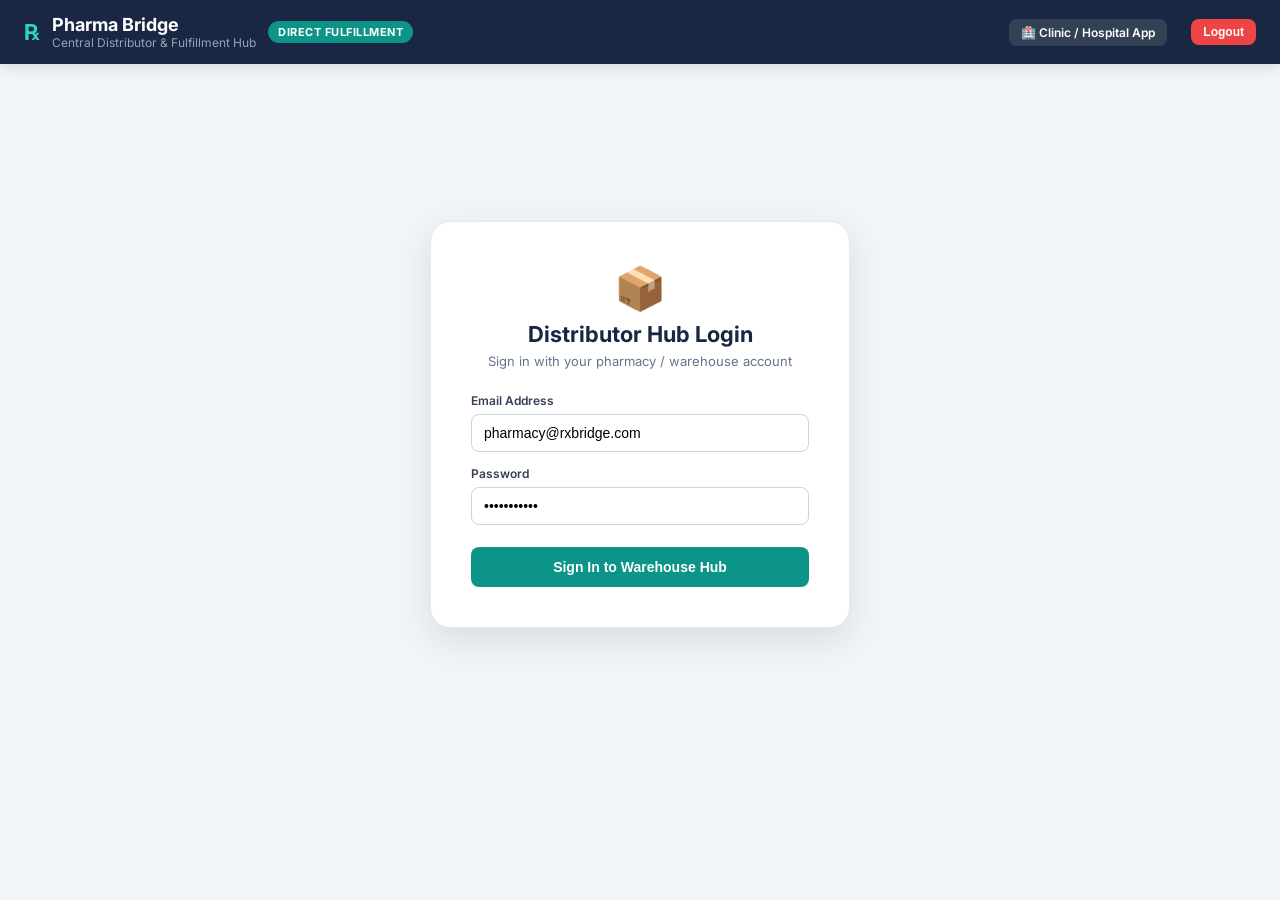
<file: frontend/distributor.html>
<!DOCTYPE html>
<html lang="en">
<head>
  <meta charset="UTF-8">
  <meta name="viewport" content="width=device-width, initial-scale=1.0">
  <title>Pharma Bridge · Central Distributor & Fulfillment Hub</title>
  <link rel="stylesheet" href="css/style.css">
  <style>
    :root {
      --navy-dark: #0f172a;
      --navy-card: #1e293b;
      --teal-primary: #0d9488;
      --teal-hover: #0f766e;
      --amber-alert: #f59e0b;
      --blue-dispatch: #2563eb;
      --purple-comm: #7c3aed;
    }
    body {
      background: #f1f5f9;
      color: #1e293b;
      font-family: 'Inter', system-ui, sans-serif;
      margin: 0;
      padding: 0;
    }
    .dist-topbar {
      background: #1a2744;
      color: #fff;
      padding: 14px 24px;
      display: flex;
      justify-content: space-between;
      align-items: center;
      box-shadow: 0 4px 12px rgba(0,0,0,0.1);
    }
    .dist-brand {
      display: flex;
      align-items: center;
      gap: 12px;
      font-size: 18px;
      font-weight: 700;
    }
    .dist-badge {
      background: #0d9488;
      color: #fff;
      font-size: 11px;
      font-weight: 700;
      padding: 4px 10px;
      border-radius: 12px;
      letter-spacing: 0.5px;
      text-transform: uppercase;
    }
    .dist-nav-right {
      display: flex;
      align-items: center;
      gap: 12px;
    }
    .kpi-grid {
      display: grid;
      grid-template-columns: repeat(auto-fit, minmax(220px, 1fr));
      gap: 16px;
      margin-bottom: 24px;
    }
    .kpi-card {
      background: #fff;
      border-radius: 14px;
      padding: 20px;
      box-shadow: 0 2px 8px rgba(0,0,0,0.04);
      border: 1px solid #e2e8f0;
      display: flex;
      flex-direction: column;
      justify-content: space-between;
    }
    .kpi-title {
      font-size: 12px;
      font-weight: 600;
      color: #64748b;
      text-transform: uppercase;
      letter-spacing: 0.5px;
    }
    .kpi-value {
      font-size: 28px;
      font-weight: 800;
      color: #1e293b;
      margin: 8px 0;
    }
    .kpi-desc {
      font-size: 12px;
      color: #0d9488;
      font-weight: 600;
    }
    .dist-tabs {
      display: flex;
      gap: 8px;
      border-bottom: 2px solid #e2e8f0;
      margin-bottom: 20px;
      overflow-x: auto;
    }
    .dist-tab {
      padding: 12px 18px;
      font-size: 14px;
      font-weight: 600;
      color: #64748b;
      background: none;
      border: none;
      cursor: pointer;
      border-bottom: 2px solid transparent;
      margin-bottom: -2px;
      display: flex;
      align-items: center;
      gap: 8px;
    }
    .dist-tab.active {
      color: #0d9488;
      border-bottom-color: #0d9488;
    }
    .data-table {
      width: 100%;
      border-collapse: collapse;
      background: #fff;
      border-radius: 12px;
      overflow: hidden;
      box-shadow: 0 2px 8px rgba(0,0,0,0.04);
    }
    .data-table th {
      background: #f8fafc;
      color: #475569;
      font-size: 12px;
      font-weight: 700;
      text-transform: uppercase;
      padding: 12px 16px;
      text-align: left;
      border-bottom: 1px solid #e2e8f0;
    }
    .data-table td {
      padding: 14px 16px;
      font-size: 13px;
      color: #334155;
      border-bottom: 1px solid #f1f5f9;
      vertical-align: middle;
    }
    .data-table tr:hover {
      background: #f8fafc;
    }
    .status-pill {
      display: inline-block;
      padding: 4px 10px;
      border-radius: 12px;
      font-size: 11px;
      font-weight: 700;
      text-transform: uppercase;
    }
    .status-pending { background: #fef3c7; color: #b45309; }
    .status-packing { background: #e0f2fe; color: #0369a1; }
    .status-out_for_delivery { background: #dbeafe; color: #1d4ed8; }
    .status-delivered { background: #dcfce7; color: #15803d; }
    .btn-action {
      padding: 6px 12px;
      border-radius: 8px;
      font-size: 12px;
      font-weight: 600;
      border: none;
      cursor: pointer;
      display: inline-flex;
      align-items: center;
      gap: 6px;
      transition: all 0.15s;
    }
    .btn-pack { background: #0d9488; color: #fff; }
    .btn-pack:hover { background: #0f766e; }
    .btn-dispatch { background: #2563eb; color: #fff; }
    .btn-dispatch:hover { background: #1d4ed8; }
    .btn-wa { background: #25D366; color: #fff; }
    .btn-wa:hover { background: #1eb954; }
  </style>
</head>
<body>

  <!-- Distributor Topbar -->
  <header class="dist-topbar">
    <div class="dist-brand">
      <span style="font-size:22px;color:#2dd4bf;">℞</span>
      <div>
        <span>Pharma Bridge</span>
        <span style="font-size:12px;color:#94a3b8;font-weight:400;display:block;">Central Distributor & Fulfillment Hub</span>
      </div>
      <span class="dist-badge">Direct Fulfillment</span>
    </div>
    <div class="dist-nav-right">
      <a href="index.html" class="btn-action" style="background:#334155;color:#fff;text-decoration:none;">🏥 Clinic / Hospital App</a>
      <span id="distributorUserEmail" style="font-size:13px;color:#cbd5e1;font-weight:600;"></span>
      <button onclick="distributorLogout()" class="btn-action" style="background:#ef4444;color:#fff;">Logout</button>
    </div>
  </header>

  <!-- Login Modal for Distributor if unauthenticated -->
  <div id="distLoginScreen" style="display:none;min-height:80vh;align-items:center;justify-content:center;padding:24px;">
    <div style="background:#fff;border-radius:20px;padding:40px;max-width:420px;width:100%;box-shadow:0 12px 36px rgba(0,0,0,0.1);border:1px solid #e2e8f0;">
      <div style="text-align:center;margin-bottom:24px;">
        <div style="font-size:42px;color:#0d9488;margin-bottom:8px;">📦</div>
        <h2 style="margin:0;font-size:22px;color:#1a2744;">Distributor Hub Login</h2>
        <p style="margin:6px 0 0;font-size:13px;color:#64748b;">Sign in with your pharmacy / warehouse account</p>
      </div>
      <div style="display:flex;flex-direction:column;gap:14px;">
        <div>
          <label style="display:block;font-size:12px;font-weight:600;margin-bottom:6px;color:#334155;">Email Address</label>
          <input type="email" id="distLoginEmail" value="pharmacy@rxbridge.com" style="width:100%;padding:10px 12px;border:1px solid #cbd5e1;border-radius:8px;font-size:14px;box-sizing:border-box;">
        </div>
        <div>
          <label style="display:block;font-size:12px;font-weight:600;margin-bottom:6px;color:#334155;">Password</label>
          <input type="password" id="distLoginPass" value="pharmacy123" style="width:100%;padding:10px 12px;border:1px solid #cbd5e1;border-radius:8px;font-size:14px;box-sizing:border-box;">
        </div>
        <button onclick="doDistributorLogin()" style="width:100%;padding:12px;background:#0d9488;color:#fff;border:none;border-radius:8px;font-weight:700;font-size:14px;cursor:pointer;margin-top:8px;">Sign In to Warehouse Hub</button>
        <div id="distLoginError" style="color:#ef4444;font-size:12px;text-align:center;display:none;"></div>
      </div>
    </div>
  </div>

  <!-- Main Distributor Dashboard Content -->
  <main id="distMainContent" style="display:none;max-width:1240px;margin:24px auto;padding:0 20px;">
    
    <!-- KPI Row -->
    <div class="kpi-grid">
      <div class="kpi-card">
        <div class="kpi-title">Pending Orders</div>
        <div class="kpi-value" id="kpiPending">0</div>
        <div class="kpi-desc">Awaiting Packing & Dispatch</div>
      </div>
      <div class="kpi-card">
        <div class="kpi-title">Out for Delivery</div>
        <div class="kpi-value" id="kpiDispatched" style="color:#2563eb;">0</div>
        <div class="kpi-desc">Courier In Transit</div>
      </div>
      <div class="kpi-card">
        <div class="kpi-title">Chronic 30-Day Refills</div>
        <div class="kpi-value" id="kpiRefills" style="color:#f59e0b;">0</div>
        <div class="kpi-desc">Patients Due in Next 7 Days</div>
      </div>
      <div class="kpi-card">
        <div class="kpi-title">Doctor Commission Pool</div>
        <div class="kpi-value" id="kpiCommissions" style="color:#7c3aed;">₹0</div>
        <div class="kpi-desc">Partner Clinic Payouts (15%)</div>
      </div>
    </div>

    <!-- Navigation Tabs -->
    <div class="dist-tabs">
      <button class="dist-tab active" onclick="switchDistTab('orders')">📦 Consented Orders Queue</button>
      <button class="dist-tab" onclick="switchDistTab('refills')">🔄 Chronic Refill Predictor</button>
      <button class="dist-tab" onclick="switchDistTab('commissions')">💼 Doctor Commission Ledger</button>
    </div>

    <!-- TAB 1: Consented Orders Queue -->
    <section id="tabOrders">
      <div style="display:flex;justify-content:space-between;align-items:center;margin-bottom:16px;gap:12px;flex-wrap:wrap;">
        <div style="display:flex;gap:8px;">
          <button class="btn-action" style="background:#e2e8f0;color:#334155;" onclick="filterOrdersByStatus('all')">All</button>
          <button class="btn-action" style="background:#fef3c7;color:#b45309;" onclick="filterOrdersByStatus('pending')">Pending</button>
          <button class="btn-action" style="background:#e0f2fe;color:#0369a1;" onclick="filterOrdersByStatus('packing')">Packing</button>
          <button class="btn-action" style="background:#dbeafe;color:#1d4ed8;" onclick="filterOrdersByStatus('out_for_delivery')">Out for Delivery</button>
          <button class="btn-action" style="background:#dcfce7;color:#15803d;" onclick="filterOrdersByStatus('delivered')">Delivered</button>
        </div>
        <input type="text" id="distOrderSearch" placeholder="Search patient, mobile, doctor, or Rx..." oninput="debouncedSearch()" style="padding:8px 14px;border:1px solid #cbd5e1;border-radius:8px;font-size:13px;width:280px;">
      </div>

      <div style="overflow-x:auto;">
        <table class="data-table">
          <thead>
            <tr>
              <th>Rx Number</th>
              <th>Patient</th>
              <th>Prescribing Doctor</th>
              <th>Medicines Summary</th>
              <th>Status</th>
              <th>Est. Value</th>
              <th>Actions</th>
            </tr>
          </thead>
          <tbody id="distOrdersTableBody">
            <tr><td colspan="7" style="text-align:center;padding:24px;color:#94a3b8;">Loading orders...</td></tr>
          </tbody>
        </table>
      </div>
    </section>

    <!-- TAB 2: Chronic 30-Day Refill Predictor -->
    <section id="tabRefills" style="display:none;">
      <div style="background:#fff;border-radius:12px;padding:20px;border:1px solid #e2e8f0;margin-bottom:16px;">
        <h3 style="margin:0 0 6px;color:#1a2744;">🔄 High-LTV Chronic Patient Refill Predictor</h3>
        <p style="margin:0;font-size:13px;color:#64748b;">Patients with maintenance medications for chronic conditions (Diabetes, BP, Cardiac) approaching their 30-day supply exhaustion. Send proactive WhatsApp refill dispatch to lock in recurring monthly revenue.</p>
      </div>

      <div style="overflow-x:auto;">
        <table class="data-table">
          <thead>
            <tr>
              <th>Patient</th>
              <th>Mobile</th>
              <th>Doctor / Clinic</th>
              <th>Prescribed Chronic Medicines</th>
              <th>Refill Countdown</th>
              <th>Urgency</th>
              <th>Action</th>
            </tr>
          </thead>
          <tbody id="distRefillsTableBody">
            <tr><td colspan="7" style="text-align:center;padding:24px;color:#94a3b8;">Scanning chronic patient cycles...</td></tr>
          </tbody>
        </table>
      </div>
    </section>

    <!-- TAB 3: Doctor Commission Ledger -->
    <section id="tabCommissions" style="display:none;">
      <div style="background:#fff;border-radius:12px;padding:20px;border:1px solid #e2e8f0;margin-bottom:16px;">
        <h3 style="margin:0 0 6px;color:#1a2744;">💼 Partner Clinic & Doctor Commission Payouts</h3>
        <p style="margin:0;font-size:13px;color:#64748b;">Clinics partner with Pharma Bridge on a revenue-share model (10%–20% commission). Here is the accumulated dispensing volume and payout ledger per doctor.</p>
      </div>

      <div style="overflow-x:auto;">
        <table class="data-table">
          <thead>
            <tr>
              <th>Doctor Name</th>
              <th>Clinic / Hospital</th>
              <th>Doctor Email</th>
              <th>Fulfillment Orders</th>
              <th>Medicines Dispensed</th>
              <th>Total Order GMV (₹)</th>
              <th>Commission Rate</th>
              <th>Commission Payable (₹)</th>
            </tr>
          </thead>
          <tbody id="distCommissionsTableBody">
            <tr><td colspan="8" style="text-align:center;padding:24px;color:#94a3b8;">Computing partner commissions...</td></tr>
          </tbody>
        </table>
      </div>
    </section>

  </main>

  <!-- Packing & Order Details Modal -->
  <div id="orderDetailModal" style="display:none;position:fixed;inset:0;background:rgba(15,23,42,0.6);z-index:9999;align-items:center;justify-content:center;padding:16px;">
    <div style="background:#fff;border-radius:18px;max-width:620px;width:100%;max-height:90vh;overflow-y:auto;box-shadow:0 20px 45px rgba(0,0,0,0.2);">
      <div style="background:#1a2744;color:#fff;padding:16px 20px;display:flex;justify-content:space-between;align-items:center;">
        <div style="font-size:16px;font-weight:700;" id="modalRxNumber">Order Details</div>
        <button onclick="closeOrderDetailModal()" style="background:none;border:none;color:#94a3b8;font-size:22px;cursor:pointer;">✕</button>
      </div>
      <div style="padding:20px;" id="modalOrderContent"></div>
    </div>
  </div>

  <script src="js/distributor.js"></script>
</body>
</html>
</file>
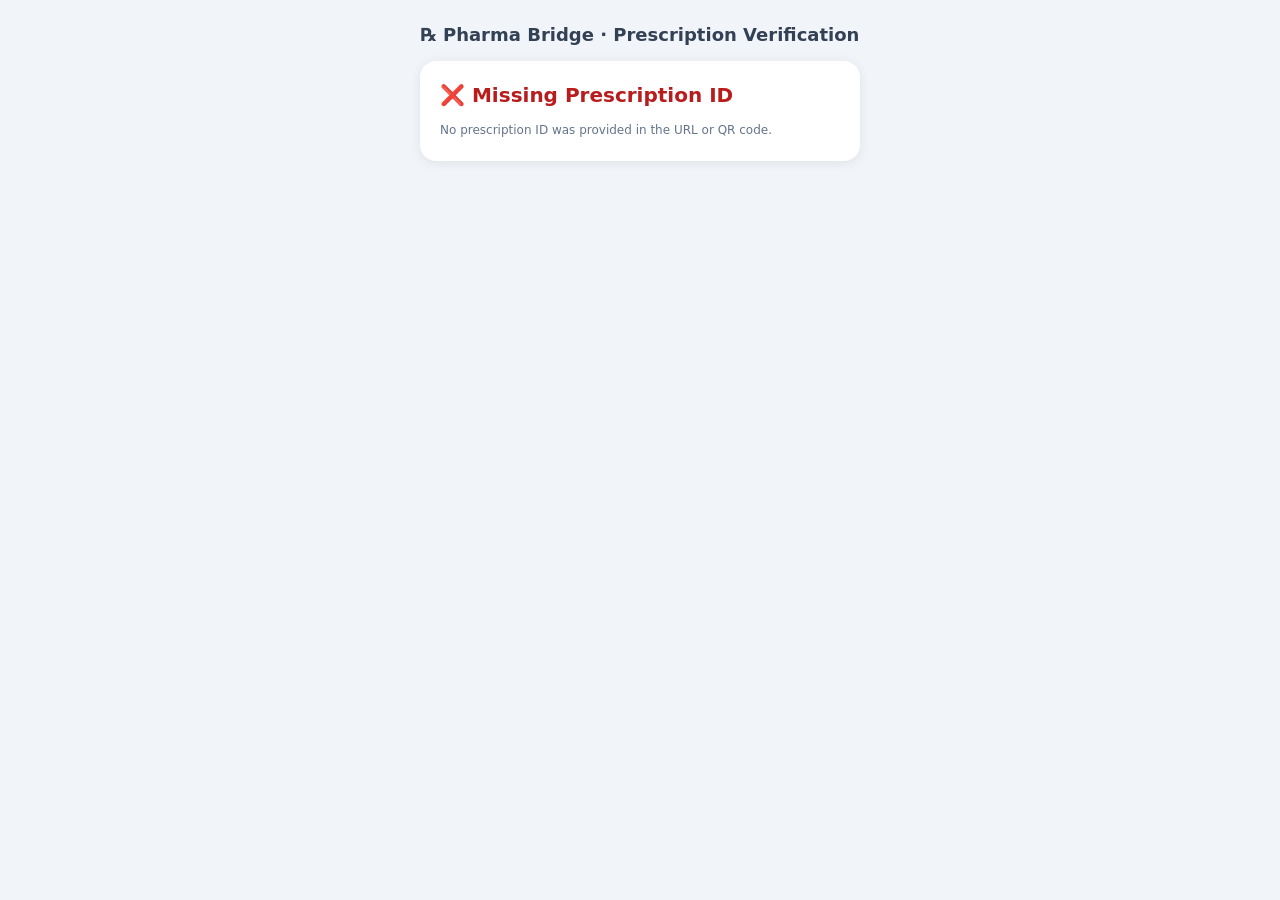
<file: frontend/verify.html>
<!DOCTYPE html>
<html lang="en">
<head>
<meta charset="UTF-8">
<meta name="viewport" content="width=device-width, initial-scale=1">
<title>Verify Prescription – Pharma Bridge</title>
<style>
  body{margin:0;font-family:system-ui,-apple-system,Segoe UI,Roboto,sans-serif;background:#f1f5f9;color:#0f172a;}
  .wrap{max-width:440px;margin:0 auto;padding:24px 16px;}
  h1{font-size:18px;margin:0 0 16px;text-align:center;color:#334155;}
  .card{background:#fff;border-radius:16px;padding:22px 20px;box-shadow:0 2px 12px rgba(0,0,0,.08);}
  .badge{font-size:20px;font-weight:700;margin-bottom:14px;}
  .ok{color:#15803d;} .bad{color:#b91c1c;} .wait{color:#475569;}
  .row{display:flex;justify-content:space-between;gap:12px;padding:9px 0;border-top:1px solid #e2e8f0;font-size:14px;}
  .row span:first-child{color:#64748b;} .row span:last-child{text-align:right;font-weight:600;}
  .note{font-size:12px;color:#64748b;margin-top:14px;line-height:1.5;}
  .back-btn{display:inline-block;margin-top:16px;font-size:13px;color:#0d9488;text-decoration:none;font-weight:600;}
</style>
</head>
<body>
<div class="wrap">
  <h1>℞ Pharma Bridge · Prescription Verification</h1>
  <div class="card" id="card"><div class="badge wait">Checking authenticity…</div></div>
</div>

<script>
  const API_BASE = (window.location.hostname === 'localhost' && window.location.port !== '8000')
    ? 'http://localhost:8000/api/v1'
    : '/api/v1';

  const card = document.getElementById('card');

  function show(ok, title, rows, note) {
    card.innerHTML = '';
    const b = document.createElement('div');
    b.className = 'badge ' + (ok ? 'ok' : 'bad');
    b.textContent = title;
    card.appendChild(b);
    (rows || []).forEach(([k, v]) => {
      const r = document.createElement('div'); r.className = 'row';
      const a = document.createElement('span'); a.textContent = k;
      const c = document.createElement('span'); c.textContent = v;
      r.appendChild(a); r.appendChild(c); card.appendChild(r);
    });
    if (note) { 
      const n = document.createElement('div'); 
      n.className = 'note'; 
      n.textContent = note; 
      card.appendChild(n); 
    }
  }

  (async () => {
    const id = new URLSearchParams(location.search).get('id');
    if (!id) {
      show(false, '❌ Missing Prescription ID', [], 'No prescription ID was provided in the URL or QR code.');
      return;
    }
    try {
      const res = await fetch(`${API_BASE}/verify/${encodeURIComponent(id)}`);
      if (!res.ok) {
        show(false, '❌ Not Verified', [], 'This prescription could not be verified in the Pharma Bridge system.');
        return;
      }
      const d = await res.json();
      if (!d.valid) {
        show(false, '❌ Invalid Prescription', [], d.message || 'Prescription not found or not finalized.');
        return;
      }
      show(true, '✅ Verified Prescription', [
        ['Rx Number', d.rxNumber || '—'],
        ['Doctor', (d.doctorName || '—') + (d.qualification ? ' (' + d.qualification + ')' : '')],
        ['Reg. No.', d.regNo || '—'],
        ['Clinic', d.clinicName || '—'],
        ['Date Issued', d.date || '—'],
        ['Patient', d.patientName || '—'],
        ['Medicines Count', String(d.medicinesCount ?? '—')],
        ['Status', (d.status || 'completed').toUpperCase()]
      ], 'Verified official record from Pharma Bridge. Ensure the printed copy matches the details displayed above.');
      if (d.pdfUrl) {
        const pdfBtn = document.createElement('a');
        pdfBtn.href = d.pdfUrl;
        pdfBtn.target = '_blank';
        pdfBtn.rel = 'noopener noreferrer';
        pdfBtn.style = 'display:block;margin-top:16px;padding:12px;text-align:center;background:#0d9488;color:#fff;border-radius:10px;text-decoration:none;font-weight:600;font-size:14px;';
        pdfBtn.textContent = '📄 Download Official PDF';
        card.appendChild(pdfBtn);
      }
    } catch (e) {
      console.error(e);
      show(false, '⚠️ Connection Error', [], 'Unable to connect to the Pharma Bridge verification server. Please verify the backend is running.');
    }
  })();
</script>
</body>
</html>
</file>
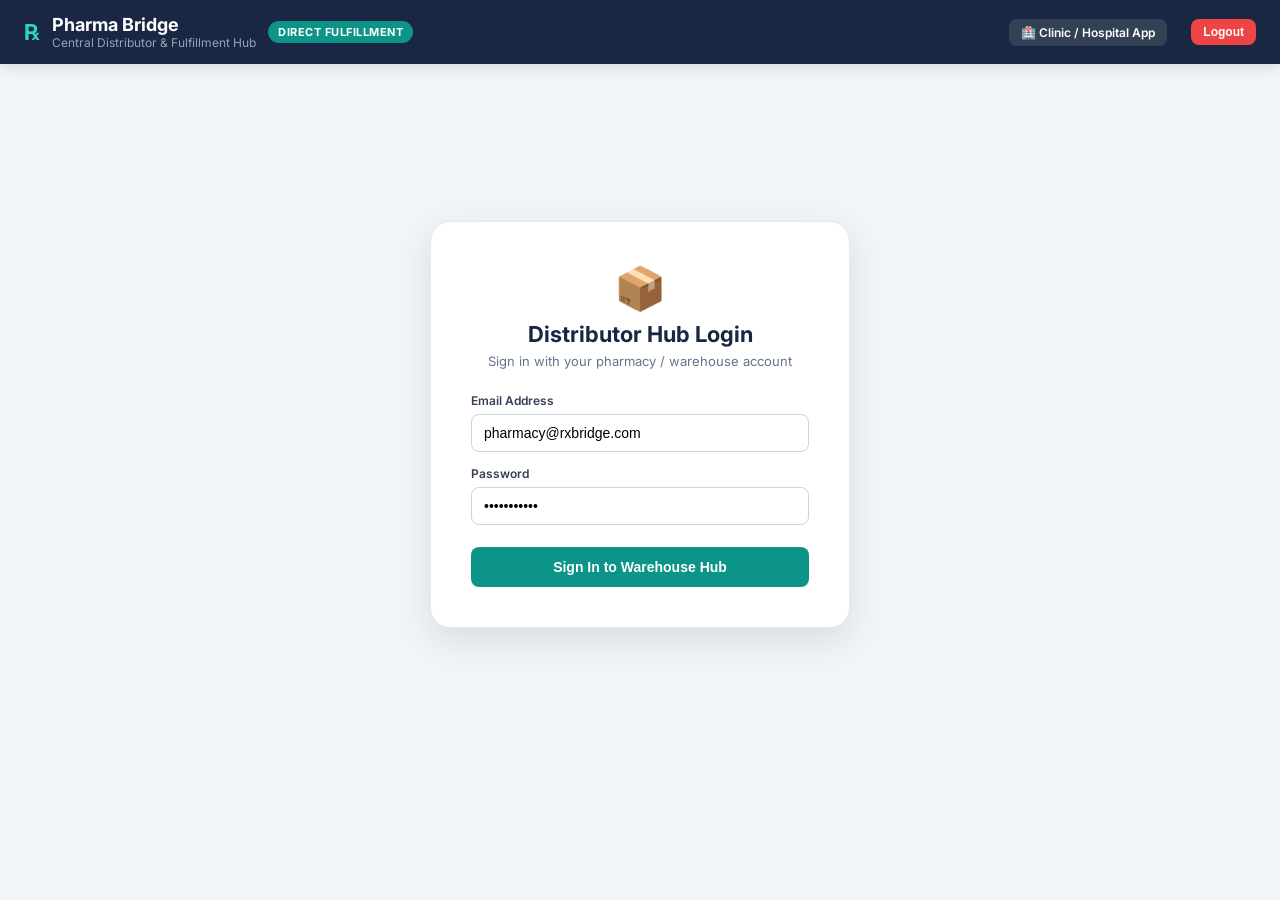
<file: public/distributor.html>
<!DOCTYPE html>
<html lang="en">
<head>
  <meta charset="UTF-8">
  <meta name="viewport" content="width=device-width, initial-scale=1.0">
  <title>Pharma Bridge · Central Distributor & Fulfillment Hub</title>
  <link rel="stylesheet" href="css/style.css">
  <style>
    :root {
      --navy-dark: #0f172a;
      --navy-card: #1e293b;
      --teal-primary: #0d9488;
      --teal-hover: #0f766e;
      --amber-alert: #f59e0b;
      --blue-dispatch: #2563eb;
      --purple-comm: #7c3aed;
    }
    body {
      background: #f1f5f9;
      color: #1e293b;
      font-family: 'Inter', system-ui, sans-serif;
      margin: 0;
      padding: 0;
    }
    .dist-topbar {
      background: #1a2744;
      color: #fff;
      padding: 14px 24px;
      display: flex;
      justify-content: space-between;
      align-items: center;
      box-shadow: 0 4px 12px rgba(0,0,0,0.1);
    }
    .dist-brand {
      display: flex;
      align-items: center;
      gap: 12px;
      font-size: 18px;
      font-weight: 700;
    }
    .dist-badge {
      background: #0d9488;
      color: #fff;
      font-size: 11px;
      font-weight: 700;
      padding: 4px 10px;
      border-radius: 12px;
      letter-spacing: 0.5px;
      text-transform: uppercase;
    }
    .dist-nav-right {
      display: flex;
      align-items: center;
      gap: 12px;
    }
    .kpi-grid {
      display: grid;
      grid-template-columns: repeat(auto-fit, minmax(220px, 1fr));
      gap: 16px;
      margin-bottom: 24px;
    }
    .kpi-card {
      background: #fff;
      border-radius: 14px;
      padding: 20px;
      box-shadow: 0 2px 8px rgba(0,0,0,0.04);
      border: 1px solid #e2e8f0;
      display: flex;
      flex-direction: column;
      justify-content: space-between;
    }
    .kpi-title {
      font-size: 12px;
      font-weight: 600;
      color: #64748b;
      text-transform: uppercase;
      letter-spacing: 0.5px;
    }
    .kpi-value {
      font-size: 28px;
      font-weight: 800;
      color: #1e293b;
      margin: 8px 0;
    }
    .kpi-desc {
      font-size: 12px;
      color: #0d9488;
      font-weight: 600;
    }
    .dist-tabs {
      display: flex;
      gap: 8px;
      border-bottom: 2px solid #e2e8f0;
      margin-bottom: 20px;
      overflow-x: auto;
    }
    .dist-tab {
      padding: 12px 18px;
      font-size: 14px;
      font-weight: 600;
      color: #64748b;
      background: none;
      border: none;
      cursor: pointer;
      border-bottom: 2px solid transparent;
      margin-bottom: -2px;
      display: flex;
      align-items: center;
      gap: 8px;
    }
    .dist-tab.active {
      color: #0d9488;
      border-bottom-color: #0d9488;
    }
    .data-table {
      width: 100%;
      border-collapse: collapse;
      background: #fff;
      border-radius: 12px;
      overflow: hidden;
      box-shadow: 0 2px 8px rgba(0,0,0,0.04);
    }
    .data-table th {
      background: #f8fafc;
      color: #475569;
      font-size: 12px;
      font-weight: 700;
      text-transform: uppercase;
      padding: 12px 16px;
      text-align: left;
      border-bottom: 1px solid #e2e8f0;
    }
    .data-table td {
      padding: 14px 16px;
      font-size: 13px;
      color: #334155;
      border-bottom: 1px solid #f1f5f9;
      vertical-align: middle;
    }
    .data-table tr:hover {
      background: #f8fafc;
    }
    .status-pill {
      display: inline-block;
      padding: 4px 10px;
      border-radius: 12px;
      font-size: 11px;
      font-weight: 700;
      text-transform: uppercase;
    }
    .status-pending { background: #fef3c7; color: #b45309; }
    .status-packing { background: #e0f2fe; color: #0369a1; }
    .status-out_for_delivery { background: #dbeafe; color: #1d4ed8; }
    .status-delivered { background: #dcfce7; color: #15803d; }
    .btn-action {
      padding: 6px 12px;
      border-radius: 8px;
      font-size: 12px;
      font-weight: 600;
      border: none;
      cursor: pointer;
      display: inline-flex;
      align-items: center;
      gap: 6px;
      transition: all 0.15s;
    }
    .btn-pack { background: #0d9488; color: #fff; }
    .btn-pack:hover { background: #0f766e; }
    .btn-dispatch { background: #2563eb; color: #fff; }
    .btn-dispatch:hover { background: #1d4ed8; }
    .btn-wa { background: #25D366; color: #fff; }
    .btn-wa:hover { background: #1eb954; }
  </style>
</head>
<body>

  <!-- Distributor Topbar -->
  <header class="dist-topbar">
    <div class="dist-brand">
      <span style="font-size:22px;color:#2dd4bf;">℞</span>
      <div>
        <span>Pharma Bridge</span>
        <span style="font-size:12px;color:#94a3b8;font-weight:400;display:block;">Central Distributor & Fulfillment Hub</span>
      </div>
      <span class="dist-badge">Direct Fulfillment</span>
    </div>
    <div class="dist-nav-right">
      <a href="index.html" class="btn-action" style="background:#334155;color:#fff;text-decoration:none;">🏥 Clinic / Hospital App</a>
      <span id="distributorUserEmail" style="font-size:13px;color:#cbd5e1;font-weight:600;"></span>
      <button onclick="distributorLogout()" class="btn-action" style="background:#ef4444;color:#fff;">Logout</button>
    </div>
  </header>

  <!-- Login Modal for Distributor if unauthenticated -->
  <div id="distLoginScreen" style="display:none;min-height:80vh;align-items:center;justify-content:center;padding:24px;">
    <div style="background:#fff;border-radius:20px;padding:40px;max-width:420px;width:100%;box-shadow:0 12px 36px rgba(0,0,0,0.1);border:1px solid #e2e8f0;">
      <div style="text-align:center;margin-bottom:24px;">
        <div style="font-size:42px;color:#0d9488;margin-bottom:8px;">📦</div>
        <h2 style="margin:0;font-size:22px;color:#1a2744;">Distributor Hub Login</h2>
        <p style="margin:6px 0 0;font-size:13px;color:#64748b;">Sign in with your pharmacy / warehouse account</p>
      </div>
      <div style="display:flex;flex-direction:column;gap:14px;">
        <div>
          <label style="display:block;font-size:12px;font-weight:600;margin-bottom:6px;color:#334155;">Email Address</label>
          <input type="email" id="distLoginEmail" value="pharmacy@rxbridge.com" style="width:100%;padding:10px 12px;border:1px solid #cbd5e1;border-radius:8px;font-size:14px;box-sizing:border-box;">
        </div>
        <div>
          <label style="display:block;font-size:12px;font-weight:600;margin-bottom:6px;color:#334155;">Password</label>
          <input type="password" id="distLoginPass" value="pharmacy123" style="width:100%;padding:10px 12px;border:1px solid #cbd5e1;border-radius:8px;font-size:14px;box-sizing:border-box;">
        </div>
        <button onclick="doDistributorLogin()" style="width:100%;padding:12px;background:#0d9488;color:#fff;border:none;border-radius:8px;font-weight:700;font-size:14px;cursor:pointer;margin-top:8px;">Sign In to Warehouse Hub</button>
        <div id="distLoginError" style="color:#ef4444;font-size:12px;text-align:center;display:none;"></div>
      </div>
    </div>
  </div>

  <!-- Main Distributor Dashboard Content -->
  <main id="distMainContent" style="display:none;max-width:1240px;margin:24px auto;padding:0 20px;">
    
    <!-- KPI Row -->
    <div class="kpi-grid">
      <div class="kpi-card">
        <div class="kpi-title">Pending Orders</div>
        <div class="kpi-value" id="kpiPending">0</div>
        <div class="kpi-desc">Awaiting Packing & Dispatch</div>
      </div>
      <div class="kpi-card">
        <div class="kpi-title">Out for Delivery</div>
        <div class="kpi-value" id="kpiDispatched" style="color:#2563eb;">0</div>
        <div class="kpi-desc">Courier In Transit</div>
      </div>
      <div class="kpi-card">
        <div class="kpi-title">Chronic 30-Day Refills</div>
        <div class="kpi-value" id="kpiRefills" style="color:#f59e0b;">0</div>
        <div class="kpi-desc">Patients Due in Next 7 Days</div>
      </div>
      <div class="kpi-card">
        <div class="kpi-title">Doctor Commission Pool</div>
        <div class="kpi-value" id="kpiCommissions" style="color:#7c3aed;">₹0</div>
        <div class="kpi-desc">Partner Clinic Payouts (15%)</div>
      </div>
    </div>

    <!-- Navigation Tabs -->
    <div class="dist-tabs">
      <button class="dist-tab active" onclick="switchDistTab('orders')">📦 Consented Orders Queue</button>
      <button class="dist-tab" onclick="switchDistTab('refills')">🔄 Chronic Refill Predictor</button>
      <button class="dist-tab" onclick="switchDistTab('commissions')">💼 Doctor Commission Ledger</button>
    </div>

    <!-- TAB 1: Consented Orders Queue -->
    <section id="tabOrders">
      <div style="display:flex;justify-content:space-between;align-items:center;margin-bottom:16px;gap:12px;flex-wrap:wrap;">
        <div style="display:flex;gap:8px;">
          <button class="btn-action" style="background:#e2e8f0;color:#334155;" onclick="filterOrdersByStatus('all')">All</button>
          <button class="btn-action" style="background:#fef3c7;color:#b45309;" onclick="filterOrdersByStatus('pending')">Pending</button>
          <button class="btn-action" style="background:#e0f2fe;color:#0369a1;" onclick="filterOrdersByStatus('packing')">Packing</button>
          <button class="btn-action" style="background:#dbeafe;color:#1d4ed8;" onclick="filterOrdersByStatus('out_for_delivery')">Out for Delivery</button>
          <button class="btn-action" style="background:#dcfce7;color:#15803d;" onclick="filterOrdersByStatus('delivered')">Delivered</button>
        </div>
        <input type="text" id="distOrderSearch" placeholder="Search patient, mobile, doctor, or Rx..." oninput="debouncedSearch()" style="padding:8px 14px;border:1px solid #cbd5e1;border-radius:8px;font-size:13px;width:280px;">
      </div>

      <div style="overflow-x:auto;">
        <table class="data-table">
          <thead>
            <tr>
              <th>Rx Number</th>
              <th>Patient</th>
              <th>Prescribing Doctor</th>
              <th>Medicines Summary</th>
              <th>Status</th>
              <th>Est. Value</th>
              <th>Actions</th>
            </tr>
          </thead>
          <tbody id="distOrdersTableBody">
            <tr><td colspan="7" style="text-align:center;padding:24px;color:#94a3b8;">Loading orders...</td></tr>
          </tbody>
        </table>
      </div>
    </section>

    <!-- TAB 2: Chronic 30-Day Refill Predictor -->
    <section id="tabRefills" style="display:none;">
      <div style="background:#fff;border-radius:12px;padding:20px;border:1px solid #e2e8f0;margin-bottom:16px;">
        <h3 style="margin:0 0 6px;color:#1a2744;">🔄 High-LTV Chronic Patient Refill Predictor</h3>
        <p style="margin:0;font-size:13px;color:#64748b;">Patients with maintenance medications for chronic conditions (Diabetes, BP, Cardiac) approaching their 30-day supply exhaustion. Send proactive WhatsApp refill dispatch to lock in recurring monthly revenue.</p>
      </div>

      <div style="overflow-x:auto;">
        <table class="data-table">
          <thead>
            <tr>
              <th>Patient</th>
              <th>Mobile</th>
              <th>Doctor / Clinic</th>
              <th>Prescribed Chronic Medicines</th>
              <th>Refill Countdown</th>
              <th>Urgency</th>
              <th>Action</th>
            </tr>
          </thead>
          <tbody id="distRefillsTableBody">
            <tr><td colspan="7" style="text-align:center;padding:24px;color:#94a3b8;">Scanning chronic patient cycles...</td></tr>
          </tbody>
        </table>
      </div>
    </section>

    <!-- TAB 3: Doctor Commission Ledger -->
    <section id="tabCommissions" style="display:none;">
      <div style="background:#fff;border-radius:12px;padding:20px;border:1px solid #e2e8f0;margin-bottom:16px;">
        <h3 style="margin:0 0 6px;color:#1a2744;">💼 Partner Clinic & Doctor Commission Payouts</h3>
        <p style="margin:0;font-size:13px;color:#64748b;">Clinics partner with Pharma Bridge on a revenue-share model (10%–20% commission). Here is the accumulated dispensing volume and payout ledger per doctor.</p>
      </div>

      <div style="overflow-x:auto;">
        <table class="data-table">
          <thead>
            <tr>
              <th>Doctor Name</th>
              <th>Clinic / Hospital</th>
              <th>Doctor Email</th>
              <th>Fulfillment Orders</th>
              <th>Medicines Dispensed</th>
              <th>Total Order GMV (₹)</th>
              <th>Commission Rate</th>
              <th>Commission Payable (₹)</th>
            </tr>
          </thead>
          <tbody id="distCommissionsTableBody">
            <tr><td colspan="8" style="text-align:center;padding:24px;color:#94a3b8;">Computing partner commissions...</td></tr>
          </tbody>
        </table>
      </div>
    </section>

  </main>

  <!-- Packing & Order Details Modal -->
  <div id="orderDetailModal" style="display:none;position:fixed;inset:0;background:rgba(15,23,42,0.6);z-index:9999;align-items:center;justify-content:center;padding:16px;">
    <div style="background:#fff;border-radius:18px;max-width:620px;width:100%;max-height:90vh;overflow-y:auto;box-shadow:0 20px 45px rgba(0,0,0,0.2);">
      <div style="background:#1a2744;color:#fff;padding:16px 20px;display:flex;justify-content:space-between;align-items:center;">
        <div style="font-size:16px;font-weight:700;" id="modalRxNumber">Order Details</div>
        <button onclick="closeOrderDetailModal()" style="background:none;border:none;color:#94a3b8;font-size:22px;cursor:pointer;">✕</button>
      </div>
      <div style="padding:20px;" id="modalOrderContent"></div>
    </div>
  </div>

  <script src="js/distributor.js"></script>
</body>
</html>
</file>
<file: frontend/css/style.css>
@import url('https://fonts.googleapis.com/css2?family=Inter:wght@300;400;500;600;700&family=Playfair+Display:wght@500;600;700&display=swap');

  * { margin: 0; padding: 0; box-sizing: border-box; }

  :root {
    --navy: #1a2744;
    --teal: #0d9488;
    --teal-light: #ccfbf1;
    --gold: #f59e0b;
    --white: #ffffff;
    --gray-50: #f8fafc;
    --gray-100: #f1f5f9;
    --gray-300: #cbd5e1;
    --gray-500: #64748b;
    --gray-700: #334155;
    --red: #ef4444;
    --red-light: #fee2e2;
    --amber: #d97706;
    --amber-light: #fef3c7;
    --purple: #7c3aed;
    --purple-light: #ede9fe;
  }

  body {
    font-family: 'Inter', sans-serif;
    background: var(--gray-50);
    color: var(--gray-700);
    min-height: 100vh;
  }

  /* ── SCREENS ── */
  .screen { display: none; min-height: 100vh; }
  .screen.active { display: flex; flex-direction: column; }

  /* ── PHARMA BRIDGE LOGIN ── */
  #loginScreen {
    position: relative;
    isolation: isolate;
    overflow: hidden;
    align-items: center;
    justify-content: center;
    padding: 24px;
    min-height: 100vh;
    background: #eaf3f6 url("[data-uri]") center center / cover no-repeat;
  }
  .login-card {
    position: relative;
    display: flex;
    flex-direction: column;
    justify-content: center;
    width: min(35vw, 580px);
    height: min(67.25vh, 625px);
    min-width: 430px;
    padding: 48px 42px;
    border: 0;
    border-radius: 22px;
    background: rgba(255,255,255,.985);
    box-shadow: 0 16px 45px rgba(28,65,82,.12);
    animation: loginCardIn .32s ease-out both;
  }
  .login-logo { text-align: center; margin-bottom: 34px; }
  .login-logo .rx-symbol {
    font-family: 'Playfair Display', Georgia, serif;
    font-size: 54px; line-height: 1; color: #128b8b; margin-bottom: 10px;
  }
  .login-logo h1 {
    color: #172f50; font-size: 25px; line-height: 1.2;
    font-weight: 700; letter-spacing: -.55px;
  }
  .login-logo p { margin-top: 6px; color: #7b8995; font-size: 13px; }
  .form-group { margin-bottom: 18px; }
  .form-group label {
    display: block; margin-bottom: 7px; color: #344456;
    font-size: 12px; font-weight: 600;
  }
  .form-group input {
    width: 100%; padding: 14px 15px; border: 1px solid #d7e1e8;
    border-radius: 10px; background: #fff; color: #263747;
    font: 14px 'Inter', sans-serif; outline: none;
    transition: border-color .18s, box-shadow .18s;
  }
  .form-group input::placeholder { color: #a3afb7; }
  .form-group input:focus {
    border-color: #168b87; box-shadow: 0 0 0 3px rgba(22,139,135,.09);
  }
  .btn-primary {
    display: flex; align-items: center; justify-content: center; gap: 9px;
    width: 100%; min-height: 49px; margin-top: 8px; padding: 13px 18px;
    border: 0; border-radius: 10px; color: #fff; background: #0e9997;
    font: 600 14px 'Inter', sans-serif; cursor: pointer;
    transition: background .18s, transform .15s;
  }
  .btn-primary:hover { background: #087f7e; }
  .btn-primary:active { transform: translateY(1px); }
  .btn-primary:disabled { opacity: .82; cursor: wait; }
  .btn-primary .login-spinner {
    width: 16px; height: 16px; border: 2px solid rgba(255,255,255,.38);
    border-top-color: #fff; border-radius: 50%; animation: loginSpin .75s linear infinite;
  }
  .error-msg {
    display: none; margin-top: 13px; padding: 10px 12px; border-radius: 8px;
    background: #fff0ef; color: #b8403a; font-size: 12px; line-height: 1.5;
  }
  @keyframes loginCardIn {
    from { opacity: 0; transform: translateY(8px); }
    to { opacity: 1; transform: translateY(0); }
  }
  @keyframes loginSpin { to { transform: rotate(360deg); } }
  @media (max-width: 900px) and (min-width: 601px) {
    .login-card { width: 46vw; min-width: 410px; height: min(67vh,625px); padding: 40px 34px; }
  }
  @media (max-width: 600px), (orientation: portrait) {
    #loginScreen {
      padding: 20px;
      background-color: #eaf3f6;
      background-image: url("[data-uri]"), linear-gradient(#62a8c9, #62a8c9);
      background-size: auto 100%;
      background-position: 37% center;
    }
    .login-card {
      width: 100%; min-width: 0; max-width: 410px;
      height: auto; min-height: 0; padding: 42px 27px 38px;
      border-radius: 20px; box-shadow: 0 14px 38px rgba(28,65,82,.12);
    }
    .login-logo { margin-bottom: 30px; }
  }
  @media (prefers-reduced-motion: reduce) {
    .login-card, .btn-primary .login-spinner { animation: none !important; }
    .btn-primary, .form-group input { transition: none !important; }
  }

  /* ── DASHBOARD SCREEN ── */
  #dashScreen { background: var(--gray-50); }

  .topbar {
    background: var(--navy);
    color: white;
    padding: 16px 20px;
    display: flex;
    align-items: center;
    justify-content: space-between;
    position: sticky;
    top: 0;
    z-index: 100;
    box-shadow: 0 2px 12px rgba(0,0,0,0.2);
  }

  .topbar-brand {
    font-family: 'Playfair Display', serif;
    font-size: 22px;
    color: var(--teal);
  }

  .topbar-right { display: flex; align-items: center; gap: 12px; flex-wrap: wrap; justify-content: flex-end; }

  .role-badge {
    font-size: 10px;
    font-weight: 700;
    text-transform: uppercase;
    letter-spacing: 0.5px;
    background: var(--teal);
    color: white;
    padding: 3px 8px;
    border-radius: 20px;
  }

  .role-badge.staff { background: var(--amber); }
  .role-badge.pharmacy { background: var(--purple); }

  .doctor-badge {
    font-size: 12px;
    background: rgba(255,255,255,0.1);
    padding: 4px 10px;
    border-radius: 20px;
    max-width: 130px;
    overflow: hidden;
    text-overflow: ellipsis;
    white-space: nowrap;
  }

  .btn-logout {
    background: rgba(255,255,255,0.15);
    border: 1px solid rgba(255,255,255,0.3);
    color: white;
    padding: 6px 12px;
    border-radius: 8px;
    font-size: 12px;
    cursor: pointer;
    transition: background 0.2s;
  }

  .btn-logout:hover { background: rgba(255,255,255,0.25); }

  .dash-content { padding: 20px; max-width: 600px; margin: 0 auto; }

  .section-title {
    font-size: 18px;
    font-weight: 700;
    color: var(--navy);
    margin-bottom: 16px;
    display: flex;
    align-items: center;
    gap: 8px;
  }

  .card {
    background: var(--white);
    border-radius: 16px;
    padding: 20px;
    box-shadow: 0 2px 12px rgba(0,0,0,0.06);
    margin-bottom: 20px;
  }

  .stats-grid {
    display: grid;
    grid-template-columns: repeat(auto-fit, minmax(140px, 1fr));
    gap: 12px;
    margin-bottom: 20px;
  }

  .stat-card {
    background: var(--white);
    border-radius: 12px;
    padding: 16px;
    text-align: center;
    box-shadow: 0 2px 8px rgba(0,0,0,0.06);
    border-left: 4px solid var(--teal);
  }

  .stat-card .number {
    font-size: 26px;
    font-weight: 700;
    color: var(--teal);
    margin: 6px 0;
  }

  .stat-card .label {
    font-size: 11px;
    color: var(--gray-500);
    text-transform: uppercase;
    font-weight: 600;
    letter-spacing: 0.5px;
  }

  .rx-form .form-row {
    display: grid;
    grid-template-columns: 1fr 1fr;
    gap: 12px;
  }

  .rx-form .form-group input,
  .rx-form .form-group select,
  .rx-form .form-group textarea {
    width: 100%;
    padding: 10px 12px;
    border: 1.5px solid var(--gray-300);
    border-radius: 8px;
    font-size: 14px;
    font-family: 'Inter', sans-serif;
    color: var(--gray-700);
    outline: none;
    transition: border-color 0.2s;
    background: white;
  }

  .rx-form .form-group input:focus,
  .rx-form .form-group select:focus,
  .rx-form .form-group textarea:focus {
    border-color: var(--teal);
  }

  .rx-form .form-group textarea {
    resize: vertical;
    min-height: 80px;
  }

  .med-entry {
    background: var(--gray-50);
    border: 1.5px solid var(--gray-100);
    border-radius: 12px;
    padding: 12px 12px 10px;
    margin-bottom: 12px;
  }

  .medicine-row {
    display: grid;
    grid-template-columns: 1fr 80px 100px;
    gap: 8px;
    margin-bottom: 4px;
    align-items: start;
  }

  .medicine-row-2 {
    display: flex;
    flex-wrap: wrap;
    align-items: center;
    gap: 8px;
    margin-bottom: 6px;
  }

  .medicine-row input,
  .medicine-row select {
    padding: 8px 10px;
    border: 1.5px solid var(--gray-300);
    border-radius: 8px;
    font-size: 13px;
    font-family: 'Inter', sans-serif;
    outline: none;
    width: 100%;
    background: white;
    color: var(--gray-700);
  }

  .medicine-row input:focus,
  .medicine-row select:focus { border-color: var(--teal); }

  .med-select {
    padding: 7px 8px;
    border: 1.5px solid var(--gray-300);
    border-radius: 8px;
    font-size: 12px;
    font-family: 'Inter', sans-serif;
    outline: none;
    background: white;
    color: var(--gray-700);
    flex: 1 1 110px;
    min-width: 90px;
  }

  .med-select:focus { border-color: var(--teal); }

  .med-row-remove {
    margin-left: auto;
  }

  .timing-chip-group {
    display: flex;
    flex-wrap: wrap;
    gap: 6px;
    margin-bottom: 10px;
  }

  .timing-chip {
    display: inline-flex;
    align-items: center;
    gap: 5px;
    padding: 6px 12px;
    border: 1.5px solid var(--gray-300);
    border-radius: 20px;
    font-size: 12px;
    font-weight: 500;
    color: var(--gray-700);
    background: white;
    cursor: pointer;
    user-select: none;
    transition: background 0.15s, border-color 0.15s, color 0.15s;
  }

  .timing-chip input[type="checkbox"] {
    display: none;
  }

  .timing-chip.checked {
    background: var(--teal);
    border-color: var(--teal);
    color: white;
  }

  .med-row-label {
    font-size: 10px;
    font-weight: 600;
    text-transform: uppercase;
    letter-spacing: 0.4px;
    color: var(--gray-500);
    margin: 2px 0 4px;
  }

  .btn-add-med {
    background: var(--teal-light);
    color: var(--teal);
    border: 1.5px dashed var(--teal);
    padding: 8px 14px;
    border-radius: 8px;
    font-size: 13px;
    font-weight: 600;
    cursor: pointer;
    width: 100%;
    margin-top: 4px;
    transition: background 0.2s;
  }

  .btn-add-med:hover { background: #a7f3d0; }

  .btn-remove {
    background: var(--red-light);
    color: var(--red);
    border: none;
    padding: 8px;
    border-radius: 6px;
    cursor: pointer;
    font-size: 14px;
    align-self: center;
  }

  .divider {
    border: none;
    border-top: 1px solid var(--gray-100);
    margin: 16px 0;
  }

  .btn-save-rx {
    width: 100%;
    padding: 14px;
    background: var(--navy);
    color: white;
    border: none;
    border-radius: 10px;
    font-size: 15px;
    font-weight: 600;
    cursor: pointer;
    transition: background 0.2s;
    display: flex;
    align-items: center;
    justify-content: center;
    gap: 8px;
  }

  .btn-save-rx:hover { background: #0f1f3d; }
  .btn-save-rx:disabled { background: var(--gray-300); cursor: not-allowed; }

  .success-toast {
    background: #d1fae5;
    color: #065f46;
    padding: 12px 16px;
    border-radius: 10px;
    font-size: 14px;
    font-weight: 500;
    margin-top: 12px;
    display: none;
    align-items: center;
    gap: 8px;
  }

  /* ── PRESCRIPTIONS LIST ── */
  .rx-list { display: flex; flex-direction: column; gap: 12px; }

  .rx-item {
    background: var(--white);
    border-radius: 12px;
    padding: 16px;
    box-shadow: 0 1px 6px rgba(0,0,0,0.06);
    border-left: 4px solid var(--teal);
    cursor: pointer;
    transition: box-shadow 0.2s;
  }

  .rx-item.waiting { border-left-color: var(--amber); }

  .rx-item:hover { box-shadow: 0 4px 16px rgba(0,0,0,0.1); }

  .rx-item-header {
    display: flex;
    justify-content: space-between;
    align-items: flex-start;
    margin-bottom: 6px;
  }

  .rx-patient-name {
    font-weight: 700;
    color: var(--navy);
    font-size: 15px;
  }

  .rx-date {
    font-size: 11px;
    color: var(--gray-500);
    background: var(--gray-100);
    padding: 2px 8px;
    border-radius: 10px;
  }

  .rx-date.waiting-tag {
    background: var(--amber-light);
    color: var(--amber);
    font-weight: 700;
  }

  .rx-meta {
    font-size: 12px;
    color: var(--gray-500);
    margin-bottom: 6px;
  }

  .rx-meds-preview {
    font-size: 12px;
    color: var(--teal);
    font-weight: 500;
  }

  .empty-state {
    text-align: center;
    padding: 40px 20px;
    color: var(--gray-500);
  }

  .empty-state .empty-icon { font-size: 40px; margin-bottom: 12px; }
  .empty-state p { font-size: 14px; }

  /* ── VIEW PRESCRIPTION SCREEN ── */
  #viewScreen { background: #e6e9ee; }
  .rx-sheet {
    --ink: #16223b;
    --rule: #c5cdd9;
    --accent: #0d7a71;
    --mute: #5b6779;
    position: relative;
    display: flex;
    flex-direction: column;
    max-width: 794px;
    min-height: 1040px;
    margin: 20px auto;
    padding: 38px 42px 30px;
    background: #fff;
    color: var(--ink);
    overflow: hidden;
    box-shadow: 0 1px 2px rgba(22,34,59,.14), 0 14px 40px rgba(22,34,59,.14);
  }
  .rxp-head {
    display: flex;
    justify-content: space-between;
    align-items: flex-start;
    flex-wrap: wrap;
    gap: 16px 28px;
  }
  .rxp-doctor h2 {
    font-family: 'Playfair Display', serif;
    font-size: 27px;
    font-weight: 700;
    line-height: 1.15;
    color: var(--ink);
  }
  .rxp-doctor .qual { font-size: 13px; color: var(--mute); margin-top: 5px; }
  .rxp-doctor .reg { font-size: 12.5px; font-weight: 600; margin-top: 3px; }
  .rxp-clinic { display: flex; align-items: flex-start; gap: 12px; }
  .rxp-clinic h3 {
    font-family: 'Playfair Display', serif;
    font-size: 18px;
    font-weight: 600;
    line-height: 1.2;
  }
  .rxp-clinic p { font-size: 12px; line-height: 1.5; color: var(--mute); margin-top: 3px; max-width: 250px; }
  .rxp-rule {
    height: 5px;
    margin: 16px 0 12px;
    border-top: 3px solid var(--ink);
    border-bottom: 1px solid var(--accent);
  }
  .rxp-meta {
    display: flex;
    justify-content: space-between;
    gap: 12px;
    flex-wrap: wrap;
    font-size: 12px;
    color: var(--mute);
    margin-bottom: 10px;
  }
  .rxp-meta strong { color: var(--ink); font-weight: 600; letter-spacing: .3px; }
  .rxp-box {
    display: flex;
    flex-wrap: wrap;
    gap: 1px;
    background: var(--rule);
    border: 1px solid var(--rule);
  }
  .rxp-box.vitals { margin-top: -1px; }
  .rxp-cell { flex: 1 1 96px; padding: 7px 12px 8px; background: #fff; }
  .rxp-box.vitals .rxp-cell { background: #f6f8fb; }
  .rxp-cell.full { flex: 1 1 100%; }
  .rxp-cell small { display: block; font-size: 10.5px; color: var(--mute); margin-bottom: 2px; }
  .rxp-cell b { font-size: 13.5px; font-weight: 600; color: var(--ink); }
  .rxp-body { position: relative; flex: 1; padding-top: 16px; }
  .rxp-watermark {
    position: absolute;
    right: -10px;
    top: 90px;
    font-family: 'Playfair Display', serif;
    font-size: 380px;
    line-height: 1;
    color: var(--ink);
    opacity: .035;
    pointer-events: none;
    user-select: none;
  }
  .rxp-mark {
    position: relative;
    font-family: 'Playfair Display', serif;
    font-size: 46px;
    line-height: 1;
    color: var(--accent);
    margin-bottom: 4px;
  }
  .rxp-meds { position: relative; width: 100%; border-collapse: collapse; }
  .rxp-meds th {
    text-align: left;
    font-size: 11px;
    font-weight: 600;
    color: var(--mute);
    padding: 6px 8px;
    border-bottom: 1.5px solid var(--ink);
  }
  .rxp-meds td {
    padding: 11px 8px;
    border-bottom: 1px solid #e2e7ee;
    font-size: 13px;
    vertical-align: top;
  }
  .rxp-meds tr { break-inside: avoid; }
  .rxp-meds .no { width: 28px; color: var(--mute); font-variant-numeric: tabular-nums; }
  .rxp-meds .name { font-size: 14px; font-weight: 700; }
  .rxp-meds .sub { font-size: 11.5px; color: var(--mute); margin-top: 3px; }
  .rxp-block { position: relative; margin-top: 20px; break-inside: avoid; }
  .rxp-block h4 { font-size: 12px; font-weight: 600; color: var(--accent); margin-bottom: 4px; }
  .rxp-block p { font-size: 13px; line-height: 1.6; white-space: pre-wrap; }
  .rxp-foot {
    display: flex;
    justify-content: space-between;
    align-items: flex-end;
    flex-wrap: wrap;
    gap: 20px;
    margin-top: 36px;
    break-inside: avoid;
  }
  .rxp-fine { font-size: 10.5px; line-height: 1.6; color: var(--mute); max-width: 330px; }
  .rxp-sign { min-width: 200px; text-align: center; padding-top: 46px; }
  .rxp-sign .line { border-top: 1px solid var(--ink); margin-bottom: 5px; }
  .rxp-sign b { font-family: 'Playfair Display', serif; font-size: 14px; font-weight: 600; }
  .rxp-sign small { display: block; font-size: 11px; color: var(--mute); margin-top: 1px; }
  .rxp-endrule {
    height: 5px;
    margin-top: 14px;
    border-top: 1px solid var(--accent);
    border-bottom: 3px solid var(--ink);
  }
  @media (max-width: 600px) {
    .rx-sheet { margin: 10px 8px; padding: 24px 18px 20px; min-height: 0; }
    .rxp-doctor h2 { font-size: 22px; }
    .rxp-watermark { font-size: 240px; top: 130px; }
    .rxp-sign { width: 100%; }
  }
  /* ── VITALS + CONSENT (entry form) ── */
  .vitals-grid { display: grid; grid-template-columns: repeat(auto-fit, minmax(135px, 1fr)); gap: 12px; }
  .vitals-grid .form-group { margin-bottom: 0; }
  .vitals-grid .pair { display: flex; align-items: center; gap: 6px; }
  .vitals-grid .pair input, .vitals-grid .pair select { min-width: 0; }
  .vitals-grid .pair select {
    padding: 12px 6px; border: 1.5px solid var(--gray-300); border-radius: 10px;
    font-size: 13px; font-family: 'Inter', sans-serif; color: var(--gray-700); background: #fff;
  }
  .unit-hint { font-weight: 400; color: var(--gray-500); }
  .bmi-display {
    padding: 12px 14px; border: 1.5px dashed var(--gray-300); border-radius: 10px;
    font-size: 14px; color: var(--navy); font-weight: 600; background: var(--gray-50);
  }
  .consent-note {
    display: none; margin-top: 10px; padding: 8px 12px; border-radius: 8px;
    background: var(--teal-light); color: #065f46; font-size: 12px; line-height: 1.45;
  }
  .btn-back {
    background: var(--gray-100);
    color: var(--navy);
    border: none;
    padding: 10px 16px;
    border-radius: 8px;
    font-size: 14px;
    font-weight: 600;
    cursor: pointer;
    display: flex;
    align-items: center;
    gap: 6px;
    margin: 16px 20px 0;
  }

  .tabs {
    display: flex;
    flex-wrap: wrap;
    gap: 4px;
    background: var(--gray-100);
    padding: 4px;
    border-radius: 12px;
    margin-bottom: 20px;
  }

  .tab {
    flex: 1 1 auto;
    min-width: 88px;
    padding: 8px 6px;
    border: none;
    background: transparent;
    border-radius: 8px;
    font-size: 12px;
    font-weight: 600;
    color: var(--gray-500);
    cursor: pointer;
    transition: all 0.2s;
    white-space: nowrap;
  }

  .tab.active {
    background: white;
    color: var(--navy);
    box-shadow: 0 1px 4px rgba(0,0,0,0.1);
  }

  .tab-count {
    background: var(--amber);
    color: white;
    border-radius: 10px;
    font-size: 10px;
    padding: 1px 6px;
    margin-left: 4px;
  }

  .tab-count.purple-count { background: var(--purple); }

  .tab-panel { display: none; }
  .tab-panel.active { display: block; }

  .loading { text-align: center; padding: 30px; color: var(--gray-500); font-size: 14px; }

  .load-error {
    text-align: center;
    padding: 20px;
    color: var(--red);
    font-size: 13px;
    background: var(--red-light);
    border-radius: 10px;
    margin: 0 0 12px;
  }

  .info-banner {
    background: var(--teal-light);
    color: #065f46;
    padding: 10px 14px;
    border-radius: 10px;
    font-size: 13px;
    margin-bottom: 16px;
  }

  .info-banner.purple-banner {
    background: var(--purple-light);
    color: #4c1d95;
  }

  /* AUTOCOMPLETE */
  .med-autocomplete {
    position: relative;
  }

  .autocomplete-list {
    position: absolute;
    top: 100%;
    left: 0;
    right: 0;
    background: white;
    border: 1.5px solid var(--teal);
    border-radius: 0 0 8px 8px;
    max-height: 180px;
    overflow-y: auto;
    z-index: 1000;
    box-shadow: 0 4px 12px rgba(0,0,0,0.15);
    display: none;
  }

  .autocomplete-item {
    padding: 10px 12px;
    cursor: pointer;
    border-bottom: 1px solid var(--gray-100);
    font-size: 13px;
  }

  .autocomplete-item:hover, .autocomplete-item.selected {
    background: var(--teal-light);
  }

  .autocomplete-item .med-name { font-weight: 600; color: var(--navy); }
  .autocomplete-item .med-info { font-size: 11px; color: var(--gray-500); margin-top: 1px; }

  .med-check-row {
    display: flex;
    align-items: center;
    gap: 10px;
    padding: 10px 12px;
    background: var(--gray-50);
    border-radius: 8px;
    margin-bottom: 8px;
    border: 1.5px solid var(--gray-100);
  }

  .med-check-row.dispensed {
    background: var(--teal-light);
    border-color: #99e6da;
  }

  .med-check-row input[type="checkbox"] {
    width: 18px;
    height: 18px;
    accent-color: var(--teal);
    cursor: pointer;
    flex-shrink: 0;
  }

  .med-check-row .med-check-info { flex: 1; }
  .med-check-row .med-check-name { font-weight: 700; color: var(--navy); font-size: 13.5px; }
  .med-check-row .med-check-sub { font-size: 11.5px; color: var(--gray-500); margin-top: 2px; }

  @page { size: A4; margin: 10mm; }
  @media print {
    * { -webkit-print-color-adjust: exact !important; print-color-adjust: exact !important; }
    body, #viewScreen { background: #fff !important; }
    .topbar, .btn-back, .tabs, .btn-save-rx { display: none !important; }
    .rx-sheet { margin: 0; max-width: none; min-height: 272mm; padding: 0; box-shadow: none; }
  }

  /* ── CONCENTRIC CORNERS ──
     inner radius = outer radius − padding
     desktop: 36px − 20px = 16px · mobile: 32px − 16px = 16px */
  .login-card {
    --outer-radius: 36px;
    --pad: 20px;
    --inner-radius: calc(var(--outer-radius) - var(--pad));
    padding: var(--pad);
    border-radius: var(--outer-radius);
    box-shadow: 0 24px 60px rgba(28,65,82,.14), 0 2px 6px rgba(28,65,82,.05);
  }
  .login-card .login-logo { margin: 12px 0 28px; }
  .login-card .form-group input,
  .login-card .btn-primary,
  .login-card .error-msg { border-radius: var(--inner-radius); }
  @media (max-width: 900px) and (min-width: 601px) {
    .login-card { padding: var(--pad); }
  }
  @media (max-width: 600px), (orientation: portrait) {
    .login-card { --outer-radius: 32px; --pad: 16px; padding: var(--pad); }
    .login-card .login-logo { margin: 14px 0 24px; }
  }

  /* Mobile: the card used to cover the whole screen, hiding the background.
     Pin the card to the bottom and show the illustration (hospital) above it. */
  @media (max-width: 600px), (orientation: portrait) {
    #loginScreen {
      --card-space: 465px;
      justify-content: flex-end;
      padding-bottom: 28px;
      background-color: #e9f5fb;
      background-size: 100% auto, 100% var(--card-space);
      background-position: center bottom var(--card-space), center bottom;
      background-repeat: no-repeat;
    }
  }
  /* portrait but wide (phone in "desktop site" mode, tablets): same layout, bigger card */
  @media (orientation: portrait) and (min-width: 601px) {
    .login-card { max-width: 520px; }
  }
  @media (orientation: portrait) and (min-width: 900px) {
    #loginScreen { --card-space: 640px; }
    .login-card { zoom: 1.4; }
  }

  /* Desktop / tablet: compact card sized by its content, lifted clear of the bridge deck.
     (Previously a fixed tall box that left big empty gaps and looked tiny on large monitors.) */
  @media (min-width: 601px) and (orientation: landscape) {
    #loginScreen { padding-bottom: 13vh; background-position: center bottom; }
    .login-card {
      width: clamp(410px, 27vw, 480px);
      min-width: 0;
      height: auto;
      min-height: 0;
      justify-content: flex-start;
    }
    .login-card .login-logo { margin: 22px 0 30px; }
    .login-card .login-logo .rx-symbol { font-size: 50px; margin-bottom: 8px; }
    .login-card .login-logo h1 { font-size: 26px; }
    .login-card .form-group { margin-bottom: 16px; }
    .login-card .form-group input { padding: 15px 16px; font-size: 14.5px; }
    .login-card .btn-primary { min-height: 52px; margin: 6px 0 10px; font-size: 15px; }
  }
  /* scale the whole card up on large monitors so it stays in proportion with the scene */
  @media (min-width: 1900px) and (orientation: landscape) { .login-card { zoom: 1.2; } }
  @media (min-width: 2300px) and (orientation: landscape) { .login-card { zoom: 1.55; } }
  @media (min-width: 3000px) and (orientation: landscape) { .login-card { zoom: 2.1; } }

  /* ── REFINED CLINICAL WORKSPACE ── */
  #dashScreen {
    background: #f4f7f9;
    color: #344456;
  }
  .topbar {
    min-height: 72px;
    padding: 14px clamp(18px, 4vw, 56px);
    background: #172b46;
    box-shadow: 0 3px 14px rgba(20, 42, 65, .10);
    overflow: hidden;
  }
  .topbar::after {
    content: "";
    position: absolute;
    right: 210px;
    top: 0;
    width: 250px;
    height: 100%;
    background: url("[data-uri]") center / contain no-repeat;
    opacity: .62;
    pointer-events: none;
  }
  .topbar-brand {
    position: relative;
    z-index: 1;
    display: flex;
    align-items: center;
    gap: 9px;
    color: #fff;
    font-family: 'Inter', sans-serif;
    font-size: 19px;
    font-weight: 700;
    letter-spacing: -.35px;
  }
  .topbar-brand::first-letter {
    color: #65c5bd;
  }
  .topbar-right { position: relative; z-index: 1; gap: 10px; }
  .role-badge {
    padding: 5px 10px;
    letter-spacing: .65px;
    font-size: 9px;
  }
  .doctor-badge {
    max-width: 190px;
    padding: 7px 11px;
    background: rgba(255,255,255,.09);
    border: 1px solid rgba(255,255,255,.12);
  }
  .btn-logout {
    padding: 8px 13px;
    border-radius: 8px;
    background: rgba(255,255,255,.08);
    border-color: rgba(255,255,255,.2);
    font-weight: 600;
  }
  .dash-content {
    width: min(1120px, 100%);
    max-width: 1120px;
    padding: 26px clamp(16px, 3vw, 32px) 44px;
    margin: 0 auto;
  }
  .tabs {
    gap: 5px;
    padding: 5px;
    margin-bottom: 25px;
    border: 1px solid #e5ebef;
    border-radius: 13px;
    background: #edf2f5;
  }
  .tab {
    min-width: 100px;
    padding: 11px 12px;
    border-radius: 9px;
    color: #617386;
    font-size: 12px;
    transition: color .18s, background .18s, box-shadow .18s;
  }
  .tab.active {
    color: #126e70;
    background: #fff;
    box-shadow: 0 2px 7px rgba(25, 54, 73, .08);
  }
  .section-title {
    margin: 4px 0 14px;
    color: #1c3551;
    font-size: 17px;
    letter-spacing: -.2px;
  }
  .card {
    padding: 22px;
    border: 1px solid #e8edf1;
    border-radius: 14px;
    box-shadow: 0 3px 13px rgba(29, 55, 73, .045);
    margin-bottom: 18px;
  }
  .stats-grid { gap: 14px; }
  .stat-card {
    border: 1px solid #e8edf1;
    border-left: 3px solid #269b94;
    border-radius: 13px;
    box-shadow: 0 3px 13px rgba(29,55,73,.045);
  }
  .rx-item {
    border: 1px solid #e8edf1;
    border-left: 3px solid #269b94;
    border-radius: 13px;
    box-shadow: 0 3px 12px rgba(29,55,73,.04);
  }
  .rx-item.waiting { border-left-color: #d49a3b; }
  .info-banner {
    border: 1px solid #cce8e4;
    background: #edf8f6;
    color: #286c68;
    border-radius: 10px;
  }
  .rx-form .form-group input,
  .rx-form .form-group select,
  .rx-form .form-group textarea,
  .medicine-row input,
  .medicine-row select,
  .med-select {
    border-color: #dbe4e9;
    border-radius: 9px;
  }
  .rx-form .form-group input:focus,
  .rx-form .form-group select:focus,
  .rx-form .form-group textarea:focus,
  .medicine-row input:focus,
  .medicine-row select:focus {
    border-color: #269b94;
    box-shadow: 0 0 0 3px rgba(38,155,148,.08);
  }
  .btn-add-med {
    border-style: solid;
    border-color: #b9dfdb;
    background: #eef8f6;
    color: #187b75;
  }
  .btn-add-med:hover { background: #e0f2ef; }
  .btn-save-rx {
    border-radius: 10px;
    background: #176e70;
    box-shadow: 0 4px 10px rgba(23,110,112,.12);
  }
  .btn-save-rx:hover { background: #125b5d; }
  .tab-panel.active { animation: panelFade .18s ease-out; }
  @keyframes panelFade {
    from { opacity: .65; transform: translateY(3px); }
    to { opacity: 1; transform: translateY(0); }
  }
  @media (max-width: 700px) {
    .topbar { padding: 13px 15px; min-height: 64px; }
    .topbar::after { right: 130px; width: 140px; opacity: .25; }
    .topbar-brand { font-size: 16px; }
    .topbar-right { gap: 6px; }
    .doctor-badge { max-width: 105px; font-size: 10px; }
    .btn-logout { padding: 7px 9px; font-size: 11px; }
    .dash-content { padding: 17px 13px 30px; }
    .tabs { display: grid; grid-template-columns: repeat(3, minmax(0, 1fr)); }
    .tab { min-width: 0; padding: 10px 4px; font-size: 11px; }
    .card { padding: 16px; }
    .rx-form .form-row { gap: 10px; }
  }
  @media (max-width: 390px) {
    .topbar-right { gap: 5px; }
    .doctor-badge { display: none; }
    .rx-form .form-row { grid-template-columns: 1fr; }
  }

  /* ═══════════════ PRINT STYLES (A4 High-DPI Output) ═══════════════ */
  @media print {
    body, html {
      background: #fff !important;
      color: #000 !important;
      margin: 0 !important;
      padding: 0 !important;
    }
    .topbar,
    .btn-back,
    .btn-logout,
    #agentWidgetContainer,
    #shareModal,
    .modal-overlay,
    #inactivityWarning {
      display: none !important;
    }
    .screen {
      display: block !important;
      min-height: auto !important;
      padding: 0 !important;
      margin: 0 !important;
    }
    #rxPrintArea {
      margin: 0 !important;
      padding: 0 !important;
      width: 100% !important;
    }
    #prescriptionSheet {
      box-shadow: none !important;
      border: none !important;
      width: 100% !important;
      max-width: 100% !important;
      padding: 10mm 15mm !important;
      margin: 0 auto !important;
      page-break-after: avoid !important;
    }
    @page {
      size: A4 portrait;
      margin: 10mm;
    }
  }
</file>
<file: public/css/style.css>
@import url('https://fonts.googleapis.com/css2?family=Inter:wght@300;400;500;600;700&family=Playfair+Display:wght@500;600;700&display=swap');

  * { margin: 0; padding: 0; box-sizing: border-box; }

  :root {
    --navy: #1a2744;
    --teal: #0d9488;
    --teal-light: #ccfbf1;
    --gold: #f59e0b;
    --white: #ffffff;
    --gray-50: #f8fafc;
    --gray-100: #f1f5f9;
    --gray-300: #cbd5e1;
    --gray-500: #64748b;
    --gray-700: #334155;
    --red: #ef4444;
    --red-light: #fee2e2;
    --amber: #d97706;
    --amber-light: #fef3c7;
    --purple: #7c3aed;
    --purple-light: #ede9fe;
  }

  body {
    font-family: 'Inter', sans-serif;
    background: var(--gray-50);
    color: var(--gray-700);
    min-height: 100vh;
  }

  /* ── SCREENS ── */
  .screen { display: none; min-height: 100vh; }
  .screen.active { display: flex; flex-direction: column; }

  /* ── PHARMA BRIDGE LOGIN ── */
  #loginScreen {
    position: relative;
    isolation: isolate;
    overflow: hidden;
    align-items: center;
    justify-content: center;
    padding: 24px;
    min-height: 100vh;
    background: #eaf3f6 url("[data-uri]") center center / cover no-repeat;
  }
  .login-card {
    position: relative;
    display: flex;
    flex-direction: column;
    justify-content: center;
    width: min(35vw, 580px);
    height: min(67.25vh, 625px);
    min-width: 430px;
    padding: 48px 42px;
    border: 0;
    border-radius: 22px;
    background: rgba(255,255,255,.985);
    box-shadow: 0 16px 45px rgba(28,65,82,.12);
    animation: loginCardIn .32s ease-out both;
  }
  .login-logo { text-align: center; margin-bottom: 34px; }
  .login-logo .rx-symbol {
    font-family: 'Playfair Display', Georgia, serif;
    font-size: 54px; line-height: 1; color: #128b8b; margin-bottom: 10px;
  }
  .login-logo h1 {
    color: #172f50; font-size: 25px; line-height: 1.2;
    font-weight: 700; letter-spacing: -.55px;
  }
  .login-logo p { margin-top: 6px; color: #7b8995; font-size: 13px; }
  .form-group { margin-bottom: 18px; }
  .form-group label {
    display: block; margin-bottom: 7px; color: #344456;
    font-size: 12px; font-weight: 600;
  }
  .form-group input {
    width: 100%; padding: 14px 15px; border: 1px solid #d7e1e8;
    border-radius: 10px; background: #fff; color: #263747;
    font: 14px 'Inter', sans-serif; outline: none;
    transition: border-color .18s, box-shadow .18s;
  }
  .form-group input::placeholder { color: #a3afb7; }
  .form-group input:focus {
    border-color: #168b87; box-shadow: 0 0 0 3px rgba(22,139,135,.09);
  }
  .btn-primary {
    display: flex; align-items: center; justify-content: center; gap: 9px;
    width: 100%; min-height: 49px; margin-top: 8px; padding: 13px 18px;
    border: 0; border-radius: 10px; color: #fff; background: #0e9997;
    font: 600 14px 'Inter', sans-serif; cursor: pointer;
    transition: background .18s, transform .15s;
  }
  .btn-primary:hover { background: #087f7e; }
  .btn-primary:active { transform: translateY(1px); }
  .btn-primary:disabled { opacity: .82; cursor: wait; }
  .btn-primary .login-spinner {
    width: 16px; height: 16px; border: 2px solid rgba(255,255,255,.38);
    border-top-color: #fff; border-radius: 50%; animation: loginSpin .75s linear infinite;
  }
  .error-msg {
    display: none; margin-top: 13px; padding: 10px 12px; border-radius: 8px;
    background: #fff0ef; color: #b8403a; font-size: 12px; line-height: 1.5;
  }
  @keyframes loginCardIn {
    from { opacity: 0; transform: translateY(8px); }
    to { opacity: 1; transform: translateY(0); }
  }
  @keyframes loginSpin { to { transform: rotate(360deg); } }
  @media (max-width: 900px) and (min-width: 601px) {
    .login-card { width: 46vw; min-width: 410px; height: min(67vh,625px); padding: 40px 34px; }
  }
  @media (max-width: 600px), (orientation: portrait) {
    #loginScreen {
      padding: 20px;
      background-color: #eaf3f6;
      background-image: url("[data-uri]"), linear-gradient(#62a8c9, #62a8c9);
      background-size: auto 100%;
      background-position: 37% center;
    }
    .login-card {
      width: 100%; min-width: 0; max-width: 410px;
      height: auto; min-height: 0; padding: 42px 27px 38px;
      border-radius: 20px; box-shadow: 0 14px 38px rgba(28,65,82,.12);
    }
    .login-logo { margin-bottom: 30px; }
  }
  @media (prefers-reduced-motion: reduce) {
    .login-card, .btn-primary .login-spinner { animation: none !important; }
    .btn-primary, .form-group input { transition: none !important; }
  }

  /* ── DASHBOARD SCREEN ── */
  #dashScreen { background: var(--gray-50); }

  .topbar {
    background: var(--navy);
    color: white;
    padding: 16px 20px;
    display: flex;
    align-items: center;
    justify-content: space-between;
    position: sticky;
    top: 0;
    z-index: 100;
    box-shadow: 0 2px 12px rgba(0,0,0,0.2);
  }

  .topbar-brand {
    font-family: 'Playfair Display', serif;
    font-size: 22px;
    color: var(--teal);
  }

  .topbar-right { display: flex; align-items: center; gap: 12px; flex-wrap: wrap; justify-content: flex-end; }

  .role-badge {
    font-size: 10px;
    font-weight: 700;
    text-transform: uppercase;
    letter-spacing: 0.5px;
    background: var(--teal);
    color: white;
    padding: 3px 8px;
    border-radius: 20px;
  }

  .role-badge.staff { background: var(--amber); }
  .role-badge.pharmacy { background: var(--purple); }

  .doctor-badge {
    font-size: 12px;
    background: rgba(255,255,255,0.1);
    padding: 4px 10px;
    border-radius: 20px;
    max-width: 130px;
    overflow: hidden;
    text-overflow: ellipsis;
    white-space: nowrap;
  }

  .btn-logout {
    background: rgba(255,255,255,0.15);
    border: 1px solid rgba(255,255,255,0.3);
    color: white;
    padding: 6px 12px;
    border-radius: 8px;
    font-size: 12px;
    cursor: pointer;
    transition: background 0.2s;
  }

  .btn-logout:hover { background: rgba(255,255,255,0.25); }

  .dash-content { padding: 20px; max-width: 600px; margin: 0 auto; }

  .section-title {
    font-size: 18px;
    font-weight: 700;
    color: var(--navy);
    margin-bottom: 16px;
    display: flex;
    align-items: center;
    gap: 8px;
  }

  .card {
    background: var(--white);
    border-radius: 16px;
    padding: 20px;
    box-shadow: 0 2px 12px rgba(0,0,0,0.06);
    margin-bottom: 20px;
  }

  .stats-grid {
    display: grid;
    grid-template-columns: repeat(auto-fit, minmax(140px, 1fr));
    gap: 12px;
    margin-bottom: 20px;
  }

  .stat-card {
    background: var(--white);
    border-radius: 12px;
    padding: 16px;
    text-align: center;
    box-shadow: 0 2px 8px rgba(0,0,0,0.06);
    border-left: 4px solid var(--teal);
  }

  .stat-card .number {
    font-size: 26px;
    font-weight: 700;
    color: var(--teal);
    margin: 6px 0;
  }

  .stat-card .label {
    font-size: 11px;
    color: var(--gray-500);
    text-transform: uppercase;
    font-weight: 600;
    letter-spacing: 0.5px;
  }

  .rx-form .form-row {
    display: grid;
    grid-template-columns: 1fr 1fr;
    gap: 12px;
  }

  .rx-form .form-group input,
  .rx-form .form-group select,
  .rx-form .form-group textarea {
    width: 100%;
    padding: 10px 12px;
    border: 1.5px solid var(--gray-300);
    border-radius: 8px;
    font-size: 14px;
    font-family: 'Inter', sans-serif;
    color: var(--gray-700);
    outline: none;
    transition: border-color 0.2s;
    background: white;
  }

  .rx-form .form-group input:focus,
  .rx-form .form-group select:focus,
  .rx-form .form-group textarea:focus {
    border-color: var(--teal);
  }

  .rx-form .form-group textarea {
    resize: vertical;
    min-height: 80px;
  }

  .med-entry {
    background: var(--gray-50);
    border: 1.5px solid var(--gray-100);
    border-radius: 12px;
    padding: 12px 12px 10px;
    margin-bottom: 12px;
  }

  .medicine-row {
    display: grid;
    grid-template-columns: 1fr 80px 100px;
    gap: 8px;
    margin-bottom: 4px;
    align-items: start;
  }

  .medicine-row-2 {
    display: flex;
    flex-wrap: wrap;
    align-items: center;
    gap: 8px;
    margin-bottom: 6px;
  }

  .medicine-row input,
  .medicine-row select {
    padding: 8px 10px;
    border: 1.5px solid var(--gray-300);
    border-radius: 8px;
    font-size: 13px;
    font-family: 'Inter', sans-serif;
    outline: none;
    width: 100%;
    background: white;
    color: var(--gray-700);
  }

  .medicine-row input:focus,
  .medicine-row select:focus { border-color: var(--teal); }

  .med-select {
    padding: 7px 8px;
    border: 1.5px solid var(--gray-300);
    border-radius: 8px;
    font-size: 12px;
    font-family: 'Inter', sans-serif;
    outline: none;
    background: white;
    color: var(--gray-700);
    flex: 1 1 110px;
    min-width: 90px;
  }

  .med-select:focus { border-color: var(--teal); }

  .med-row-remove {
    margin-left: auto;
  }

  .timing-chip-group {
    display: flex;
    flex-wrap: wrap;
    gap: 6px;
    margin-bottom: 10px;
  }

  .timing-chip {
    display: inline-flex;
    align-items: center;
    gap: 5px;
    padding: 6px 12px;
    border: 1.5px solid var(--gray-300);
    border-radius: 20px;
    font-size: 12px;
    font-weight: 500;
    color: var(--gray-700);
    background: white;
    cursor: pointer;
    user-select: none;
    transition: background 0.15s, border-color 0.15s, color 0.15s;
  }

  .timing-chip input[type="checkbox"] {
    display: none;
  }

  .timing-chip.checked {
    background: var(--teal);
    border-color: var(--teal);
    color: white;
  }

  .med-row-label {
    font-size: 10px;
    font-weight: 600;
    text-transform: uppercase;
    letter-spacing: 0.4px;
    color: var(--gray-500);
    margin: 2px 0 4px;
  }

  .btn-add-med {
    background: var(--teal-light);
    color: var(--teal);
    border: 1.5px dashed var(--teal);
    padding: 8px 14px;
    border-radius: 8px;
    font-size: 13px;
    font-weight: 600;
    cursor: pointer;
    width: 100%;
    margin-top: 4px;
    transition: background 0.2s;
  }

  .btn-add-med:hover { background: #a7f3d0; }

  .btn-remove {
    background: var(--red-light);
    color: var(--red);
    border: none;
    padding: 8px;
    border-radius: 6px;
    cursor: pointer;
    font-size: 14px;
    align-self: center;
  }

  .divider {
    border: none;
    border-top: 1px solid var(--gray-100);
    margin: 16px 0;
  }

  .btn-save-rx {
    width: 100%;
    padding: 14px;
    background: var(--navy);
    color: white;
    border: none;
    border-radius: 10px;
    font-size: 15px;
    font-weight: 600;
    cursor: pointer;
    transition: background 0.2s;
    display: flex;
    align-items: center;
    justify-content: center;
    gap: 8px;
  }

  .btn-save-rx:hover { background: #0f1f3d; }
  .btn-save-rx:disabled { background: var(--gray-300); cursor: not-allowed; }

  .success-toast {
    background: #d1fae5;
    color: #065f46;
    padding: 12px 16px;
    border-radius: 10px;
    font-size: 14px;
    font-weight: 500;
    margin-top: 12px;
    display: none;
    align-items: center;
    gap: 8px;
  }

  /* ── PRESCRIPTIONS LIST ── */
  .rx-list { display: flex; flex-direction: column; gap: 12px; }

  .rx-item {
    background: var(--white);
    border-radius: 12px;
    padding: 16px;
    box-shadow: 0 1px 6px rgba(0,0,0,0.06);
    border-left: 4px solid var(--teal);
    cursor: pointer;
    transition: box-shadow 0.2s;
  }

  .rx-item.waiting { border-left-color: var(--amber); }

  .rx-item:hover { box-shadow: 0 4px 16px rgba(0,0,0,0.1); }

  .rx-item-header {
    display: flex;
    justify-content: space-between;
    align-items: flex-start;
    margin-bottom: 6px;
  }

  .rx-patient-name {
    font-weight: 700;
    color: var(--navy);
    font-size: 15px;
  }

  .rx-date {
    font-size: 11px;
    color: var(--gray-500);
    background: var(--gray-100);
    padding: 2px 8px;
    border-radius: 10px;
  }

  .rx-date.waiting-tag {
    background: var(--amber-light);
    color: var(--amber);
    font-weight: 700;
  }

  .rx-meta {
    font-size: 12px;
    color: var(--gray-500);
    margin-bottom: 6px;
  }

  .rx-meds-preview {
    font-size: 12px;
    color: var(--teal);
    font-weight: 500;
  }

  .empty-state {
    text-align: center;
    padding: 40px 20px;
    color: var(--gray-500);
  }

  .empty-state .empty-icon { font-size: 40px; margin-bottom: 12px; }
  .empty-state p { font-size: 14px; }

  /* ── VIEW PRESCRIPTION SCREEN ── */
  #viewScreen { background: #e6e9ee; }
  .rx-sheet {
    --ink: #16223b;
    --rule: #c5cdd9;
    --accent: #0d7a71;
    --mute: #5b6779;
    position: relative;
    display: flex;
    flex-direction: column;
    max-width: 794px;
    min-height: 1040px;
    margin: 20px auto;
    padding: 38px 42px 30px;
    background: #fff;
    color: var(--ink);
    overflow: hidden;
    box-shadow: 0 1px 2px rgba(22,34,59,.14), 0 14px 40px rgba(22,34,59,.14);
  }
  .rxp-head {
    display: flex;
    justify-content: space-between;
    align-items: flex-start;
    flex-wrap: wrap;
    gap: 16px 28px;
  }
  .rxp-doctor h2 {
    font-family: 'Playfair Display', serif;
    font-size: 27px;
    font-weight: 700;
    line-height: 1.15;
    color: var(--ink);
  }
  .rxp-doctor .qual { font-size: 13px; color: var(--mute); margin-top: 5px; }
  .rxp-doctor .reg { font-size: 12.5px; font-weight: 600; margin-top: 3px; }
  .rxp-clinic { display: flex; align-items: flex-start; gap: 12px; }
  .rxp-clinic h3 {
    font-family: 'Playfair Display', serif;
    font-size: 18px;
    font-weight: 600;
    line-height: 1.2;
  }
  .rxp-clinic p { font-size: 12px; line-height: 1.5; color: var(--mute); margin-top: 3px; max-width: 250px; }
  .rxp-rule {
    height: 5px;
    margin: 16px 0 12px;
    border-top: 3px solid var(--ink);
    border-bottom: 1px solid var(--accent);
  }
  .rxp-meta {
    display: flex;
    justify-content: space-between;
    gap: 12px;
    flex-wrap: wrap;
    font-size: 12px;
    color: var(--mute);
    margin-bottom: 10px;
  }
  .rxp-meta strong { color: var(--ink); font-weight: 600; letter-spacing: .3px; }
  .rxp-box {
    display: flex;
    flex-wrap: wrap;
    gap: 1px;
    background: var(--rule);
    border: 1px solid var(--rule);
  }
  .rxp-box.vitals { margin-top: -1px; }
  .rxp-cell { flex: 1 1 96px; padding: 7px 12px 8px; background: #fff; }
  .rxp-box.vitals .rxp-cell { background: #f6f8fb; }
  .rxp-cell.full { flex: 1 1 100%; }
  .rxp-cell small { display: block; font-size: 10.5px; color: var(--mute); margin-bottom: 2px; }
  .rxp-cell b { font-size: 13.5px; font-weight: 600; color: var(--ink); }
  .rxp-body { position: relative; flex: 1; padding-top: 16px; }
  .rxp-watermark {
    position: absolute;
    right: -10px;
    top: 90px;
    font-family: 'Playfair Display', serif;
    font-size: 380px;
    line-height: 1;
    color: var(--ink);
    opacity: .035;
    pointer-events: none;
    user-select: none;
  }
  .rxp-mark {
    position: relative;
    font-family: 'Playfair Display', serif;
    font-size: 46px;
    line-height: 1;
    color: var(--accent);
    margin-bottom: 4px;
  }
  .rxp-meds { position: relative; width: 100%; border-collapse: collapse; }
  .rxp-meds th {
    text-align: left;
    font-size: 11px;
    font-weight: 600;
    color: var(--mute);
    padding: 6px 8px;
    border-bottom: 1.5px solid var(--ink);
  }
  .rxp-meds td {
    padding: 11px 8px;
    border-bottom: 1px solid #e2e7ee;
    font-size: 13px;
    vertical-align: top;
  }
  .rxp-meds tr { break-inside: avoid; }
  .rxp-meds .no { width: 28px; color: var(--mute); font-variant-numeric: tabular-nums; }
  .rxp-meds .name { font-size: 14px; font-weight: 700; }
  .rxp-meds .sub { font-size: 11.5px; color: var(--mute); margin-top: 3px; }
  .rxp-block { position: relative; margin-top: 20px; break-inside: avoid; }
  .rxp-block h4 { font-size: 12px; font-weight: 600; color: var(--accent); margin-bottom: 4px; }
  .rxp-block p { font-size: 13px; line-height: 1.6; white-space: pre-wrap; }
  .rxp-foot {
    display: flex;
    justify-content: space-between;
    align-items: flex-end;
    flex-wrap: wrap;
    gap: 20px;
    margin-top: 36px;
    break-inside: avoid;
  }
  .rxp-fine { font-size: 10.5px; line-height: 1.6; color: var(--mute); max-width: 330px; }
  .rxp-sign { min-width: 200px; text-align: center; padding-top: 46px; }
  .rxp-sign .line { border-top: 1px solid var(--ink); margin-bottom: 5px; }
  .rxp-sign b { font-family: 'Playfair Display', serif; font-size: 14px; font-weight: 600; }
  .rxp-sign small { display: block; font-size: 11px; color: var(--mute); margin-top: 1px; }
  .rxp-endrule {
    height: 5px;
    margin-top: 14px;
    border-top: 1px solid var(--accent);
    border-bottom: 3px solid var(--ink);
  }
  @media (max-width: 600px) {
    .rx-sheet { margin: 10px 8px; padding: 24px 18px 20px; min-height: 0; }
    .rxp-doctor h2 { font-size: 22px; }
    .rxp-watermark { font-size: 240px; top: 130px; }
    .rxp-sign { width: 100%; }
  }
  /* ── VITALS + CONSENT (entry form) ── */
  .vitals-grid { display: grid; grid-template-columns: repeat(auto-fit, minmax(135px, 1fr)); gap: 12px; }
  .vitals-grid .form-group { margin-bottom: 0; }
  .vitals-grid .pair { display: flex; align-items: center; gap: 6px; }
  .vitals-grid .pair input, .vitals-grid .pair select { min-width: 0; }
  .vitals-grid .pair select {
    padding: 12px 6px; border: 1.5px solid var(--gray-300); border-radius: 10px;
    font-size: 13px; font-family: 'Inter', sans-serif; color: var(--gray-700); background: #fff;
  }
  .unit-hint { font-weight: 400; color: var(--gray-500); }
  .bmi-display {
    padding: 12px 14px; border: 1.5px dashed var(--gray-300); border-radius: 10px;
    font-size: 14px; color: var(--navy); font-weight: 600; background: var(--gray-50);
  }
  .consent-note {
    display: none; margin-top: 10px; padding: 8px 12px; border-radius: 8px;
    background: var(--teal-light); color: #065f46; font-size: 12px; line-height: 1.45;
  }
  .btn-back {
    background: var(--gray-100);
    color: var(--navy);
    border: none;
    padding: 10px 16px;
    border-radius: 8px;
    font-size: 14px;
    font-weight: 600;
    cursor: pointer;
    display: flex;
    align-items: center;
    gap: 6px;
    margin: 16px 20px 0;
  }

  .tabs {
    display: flex;
    flex-wrap: wrap;
    gap: 4px;
    background: var(--gray-100);
    padding: 4px;
    border-radius: 12px;
    margin-bottom: 20px;
  }

  .tab {
    flex: 1 1 auto;
    min-width: 88px;
    padding: 8px 6px;
    border: none;
    background: transparent;
    border-radius: 8px;
    font-size: 12px;
    font-weight: 600;
    color: var(--gray-500);
    cursor: pointer;
    transition: all 0.2s;
    white-space: nowrap;
  }

  .tab.active {
    background: white;
    color: var(--navy);
    box-shadow: 0 1px 4px rgba(0,0,0,0.1);
  }

  .tab-count {
    background: var(--amber);
    color: white;
    border-radius: 10px;
    font-size: 10px;
    padding: 1px 6px;
    margin-left: 4px;
  }

  .tab-count.purple-count { background: var(--purple); }

  .tab-panel { display: none; }
  .tab-panel.active { display: block; }

  .loading { text-align: center; padding: 30px; color: var(--gray-500); font-size: 14px; }

  .load-error {
    text-align: center;
    padding: 20px;
    color: var(--red);
    font-size: 13px;
    background: var(--red-light);
    border-radius: 10px;
    margin: 0 0 12px;
  }

  .info-banner {
    background: var(--teal-light);
    color: #065f46;
    padding: 10px 14px;
    border-radius: 10px;
    font-size: 13px;
    margin-bottom: 16px;
  }

  .info-banner.purple-banner {
    background: var(--purple-light);
    color: #4c1d95;
  }

  /* AUTOCOMPLETE */
  .med-autocomplete {
    position: relative;
  }

  .autocomplete-list {
    position: absolute;
    top: 100%;
    left: 0;
    right: 0;
    background: white;
    border: 1.5px solid var(--teal);
    border-radius: 0 0 8px 8px;
    max-height: 180px;
    overflow-y: auto;
    z-index: 1000;
    box-shadow: 0 4px 12px rgba(0,0,0,0.15);
    display: none;
  }

  .autocomplete-item {
    padding: 10px 12px;
    cursor: pointer;
    border-bottom: 1px solid var(--gray-100);
    font-size: 13px;
  }

  .autocomplete-item:hover, .autocomplete-item.selected {
    background: var(--teal-light);
  }

  .autocomplete-item .med-name { font-weight: 600; color: var(--navy); }
  .autocomplete-item .med-info { font-size: 11px; color: var(--gray-500); margin-top: 1px; }

  .med-check-row {
    display: flex;
    align-items: center;
    gap: 10px;
    padding: 10px 12px;
    background: var(--gray-50);
    border-radius: 8px;
    margin-bottom: 8px;
    border: 1.5px solid var(--gray-100);
  }

  .med-check-row.dispensed {
    background: var(--teal-light);
    border-color: #99e6da;
  }

  .med-check-row input[type="checkbox"] {
    width: 18px;
    height: 18px;
    accent-color: var(--teal);
    cursor: pointer;
    flex-shrink: 0;
  }

  .med-check-row .med-check-info { flex: 1; }
  .med-check-row .med-check-name { font-weight: 700; color: var(--navy); font-size: 13.5px; }
  .med-check-row .med-check-sub { font-size: 11.5px; color: var(--gray-500); margin-top: 2px; }

  @page { size: A4; margin: 10mm; }
  @media print {
    * { -webkit-print-color-adjust: exact !important; print-color-adjust: exact !important; }
    body, #viewScreen { background: #fff !important; }
    .topbar, .btn-back, .tabs, .btn-save-rx { display: none !important; }
    .rx-sheet { margin: 0; max-width: none; min-height: 272mm; padding: 0; box-shadow: none; }
  }

  /* ── CONCENTRIC CORNERS ──
     inner radius = outer radius − padding
     desktop: 36px − 20px = 16px · mobile: 32px − 16px = 16px */
  .login-card {
    --outer-radius: 36px;
    --pad: 20px;
    --inner-radius: calc(var(--outer-radius) - var(--pad));
    padding: var(--pad);
    border-radius: var(--outer-radius);
    box-shadow: 0 24px 60px rgba(28,65,82,.14), 0 2px 6px rgba(28,65,82,.05);
  }
  .login-card .login-logo { margin: 12px 0 28px; }
  .login-card .form-group input,
  .login-card .btn-primary,
  .login-card .error-msg { border-radius: var(--inner-radius); }
  @media (max-width: 900px) and (min-width: 601px) {
    .login-card { padding: var(--pad); }
  }
  @media (max-width: 600px), (orientation: portrait) {
    .login-card { --outer-radius: 32px; --pad: 16px; padding: var(--pad); }
    .login-card .login-logo { margin: 14px 0 24px; }
  }

  /* Mobile: the card used to cover the whole screen, hiding the background.
     Pin the card to the bottom and show the illustration (hospital) above it. */
  @media (max-width: 600px), (orientation: portrait) {
    #loginScreen {
      --card-space: 465px;
      justify-content: flex-end;
      padding-bottom: 28px;
      background-color: #e9f5fb;
      background-size: 100% auto, 100% var(--card-space);
      background-position: center bottom var(--card-space), center bottom;
      background-repeat: no-repeat;
    }
  }
  /* portrait but wide (phone in "desktop site" mode, tablets): same layout, bigger card */
  @media (orientation: portrait) and (min-width: 601px) {
    .login-card { max-width: 520px; }
  }
  @media (orientation: portrait) and (min-width: 900px) {
    #loginScreen { --card-space: 640px; }
    .login-card { zoom: 1.4; }
  }

  /* Desktop / tablet: compact card sized by its content, lifted clear of the bridge deck.
     (Previously a fixed tall box that left big empty gaps and looked tiny on large monitors.) */
  @media (min-width: 601px) and (orientation: landscape) {
    #loginScreen { padding-bottom: 13vh; background-position: center bottom; }
    .login-card {
      width: clamp(410px, 27vw, 480px);
      min-width: 0;
      height: auto;
      min-height: 0;
      justify-content: flex-start;
    }
    .login-card .login-logo { margin: 22px 0 30px; }
    .login-card .login-logo .rx-symbol { font-size: 50px; margin-bottom: 8px; }
    .login-card .login-logo h1 { font-size: 26px; }
    .login-card .form-group { margin-bottom: 16px; }
    .login-card .form-group input { padding: 15px 16px; font-size: 14.5px; }
    .login-card .btn-primary { min-height: 52px; margin: 6px 0 10px; font-size: 15px; }
  }
  /* scale the whole card up on large monitors so it stays in proportion with the scene */
  @media (min-width: 1900px) and (orientation: landscape) { .login-card { zoom: 1.2; } }
  @media (min-width: 2300px) and (orientation: landscape) { .login-card { zoom: 1.55; } }
  @media (min-width: 3000px) and (orientation: landscape) { .login-card { zoom: 2.1; } }

  /* ── REFINED CLINICAL WORKSPACE ── */
  #dashScreen {
    background: #f4f7f9;
    color: #344456;
  }
  .topbar {
    min-height: 72px;
    padding: 14px clamp(18px, 4vw, 56px);
    background: #172b46;
    box-shadow: 0 3px 14px rgba(20, 42, 65, .10);
    overflow: hidden;
  }
  .topbar::after {
    content: "";
    position: absolute;
    right: 210px;
    top: 0;
    width: 250px;
    height: 100%;
    background: url("[data-uri]") center / contain no-repeat;
    opacity: .62;
    pointer-events: none;
  }
  .topbar-brand {
    position: relative;
    z-index: 1;
    display: flex;
    align-items: center;
    gap: 9px;
    color: #fff;
    font-family: 'Inter', sans-serif;
    font-size: 19px;
    font-weight: 700;
    letter-spacing: -.35px;
  }
  .topbar-brand::first-letter {
    color: #65c5bd;
  }
  .topbar-right { position: relative; z-index: 1; gap: 10px; }
  .role-badge {
    padding: 5px 10px;
    letter-spacing: .65px;
    font-size: 9px;
  }
  .doctor-badge {
    max-width: 190px;
    padding: 7px 11px;
    background: rgba(255,255,255,.09);
    border: 1px solid rgba(255,255,255,.12);
  }
  .btn-logout {
    padding: 8px 13px;
    border-radius: 8px;
    background: rgba(255,255,255,.08);
    border-color: rgba(255,255,255,.2);
    font-weight: 600;
  }
  .dash-content {
    width: min(1120px, 100%);
    max-width: 1120px;
    padding: 26px clamp(16px, 3vw, 32px) 44px;
    margin: 0 auto;
  }
  .tabs {
    gap: 5px;
    padding: 5px;
    margin-bottom: 25px;
    border: 1px solid #e5ebef;
    border-radius: 13px;
    background: #edf2f5;
  }
  .tab {
    min-width: 100px;
    padding: 11px 12px;
    border-radius: 9px;
    color: #617386;
    font-size: 12px;
    transition: color .18s, background .18s, box-shadow .18s;
  }
  .tab.active {
    color: #126e70;
    background: #fff;
    box-shadow: 0 2px 7px rgba(25, 54, 73, .08);
  }
  .section-title {
    margin: 4px 0 14px;
    color: #1c3551;
    font-size: 17px;
    letter-spacing: -.2px;
  }
  .card {
    padding: 22px;
    border: 1px solid #e8edf1;
    border-radius: 14px;
    box-shadow: 0 3px 13px rgba(29, 55, 73, .045);
    margin-bottom: 18px;
  }
  .stats-grid { gap: 14px; }
  .stat-card {
    border: 1px solid #e8edf1;
    border-left: 3px solid #269b94;
    border-radius: 13px;
    box-shadow: 0 3px 13px rgba(29,55,73,.045);
  }
  .rx-item {
    border: 1px solid #e8edf1;
    border-left: 3px solid #269b94;
    border-radius: 13px;
    box-shadow: 0 3px 12px rgba(29,55,73,.04);
  }
  .rx-item.waiting { border-left-color: #d49a3b; }
  .info-banner {
    border: 1px solid #cce8e4;
    background: #edf8f6;
    color: #286c68;
    border-radius: 10px;
  }
  .rx-form .form-group input,
  .rx-form .form-group select,
  .rx-form .form-group textarea,
  .medicine-row input,
  .medicine-row select,
  .med-select {
    border-color: #dbe4e9;
    border-radius: 9px;
  }
  .rx-form .form-group input:focus,
  .rx-form .form-group select:focus,
  .rx-form .form-group textarea:focus,
  .medicine-row input:focus,
  .medicine-row select:focus {
    border-color: #269b94;
    box-shadow: 0 0 0 3px rgba(38,155,148,.08);
  }
  .btn-add-med {
    border-style: solid;
    border-color: #b9dfdb;
    background: #eef8f6;
    color: #187b75;
  }
  .btn-add-med:hover { background: #e0f2ef; }
  .btn-save-rx {
    border-radius: 10px;
    background: #176e70;
    box-shadow: 0 4px 10px rgba(23,110,112,.12);
  }
  .btn-save-rx:hover { background: #125b5d; }
  .tab-panel.active { animation: panelFade .18s ease-out; }
  @keyframes panelFade {
    from { opacity: .65; transform: translateY(3px); }
    to { opacity: 1; transform: translateY(0); }
  }
  @media (max-width: 700px) {
    .topbar { padding: 13px 15px; min-height: 64px; }
    .topbar::after { right: 130px; width: 140px; opacity: .25; }
    .topbar-brand { font-size: 16px; }
    .topbar-right { gap: 6px; }
    .doctor-badge { max-width: 105px; font-size: 10px; }
    .btn-logout { padding: 7px 9px; font-size: 11px; }
    .dash-content { padding: 17px 13px 30px; }
    .tabs { display: grid; grid-template-columns: repeat(3, minmax(0, 1fr)); }
    .tab { min-width: 0; padding: 10px 4px; font-size: 11px; }
    .card { padding: 16px; }
    .rx-form .form-row { gap: 10px; }
  }
  @media (max-width: 390px) {
    .topbar-right { gap: 5px; }
    .doctor-badge { display: none; }
    .rx-form .form-row { grid-template-columns: 1fr; }
  }

  /* ═══════════════ PRINT STYLES (A4 High-DPI Output) ═══════════════ */
  @media print {
    body, html {
      background: #fff !important;
      color: #000 !important;
      margin: 0 !important;
      padding: 0 !important;
    }
    .topbar,
    .btn-back,
    .btn-logout,
    #agentWidgetContainer,
    #shareModal,
    .modal-overlay,
    #inactivityWarning {
      display: none !important;
    }
    .screen {
      display: block !important;
      min-height: auto !important;
      padding: 0 !important;
      margin: 0 !important;
    }
    #rxPrintArea {
      margin: 0 !important;
      padding: 0 !important;
      width: 100% !important;
    }
    #prescriptionSheet {
      box-shadow: none !important;
      border: none !important;
      width: 100% !important;
      max-width: 100% !important;
      padding: 10mm 15mm !important;
      margin: 0 auto !important;
      page-break-after: avoid !important;
    }
    @page {
      size: A4 portrait;
      margin: 10mm;
    }
  }
</file>
